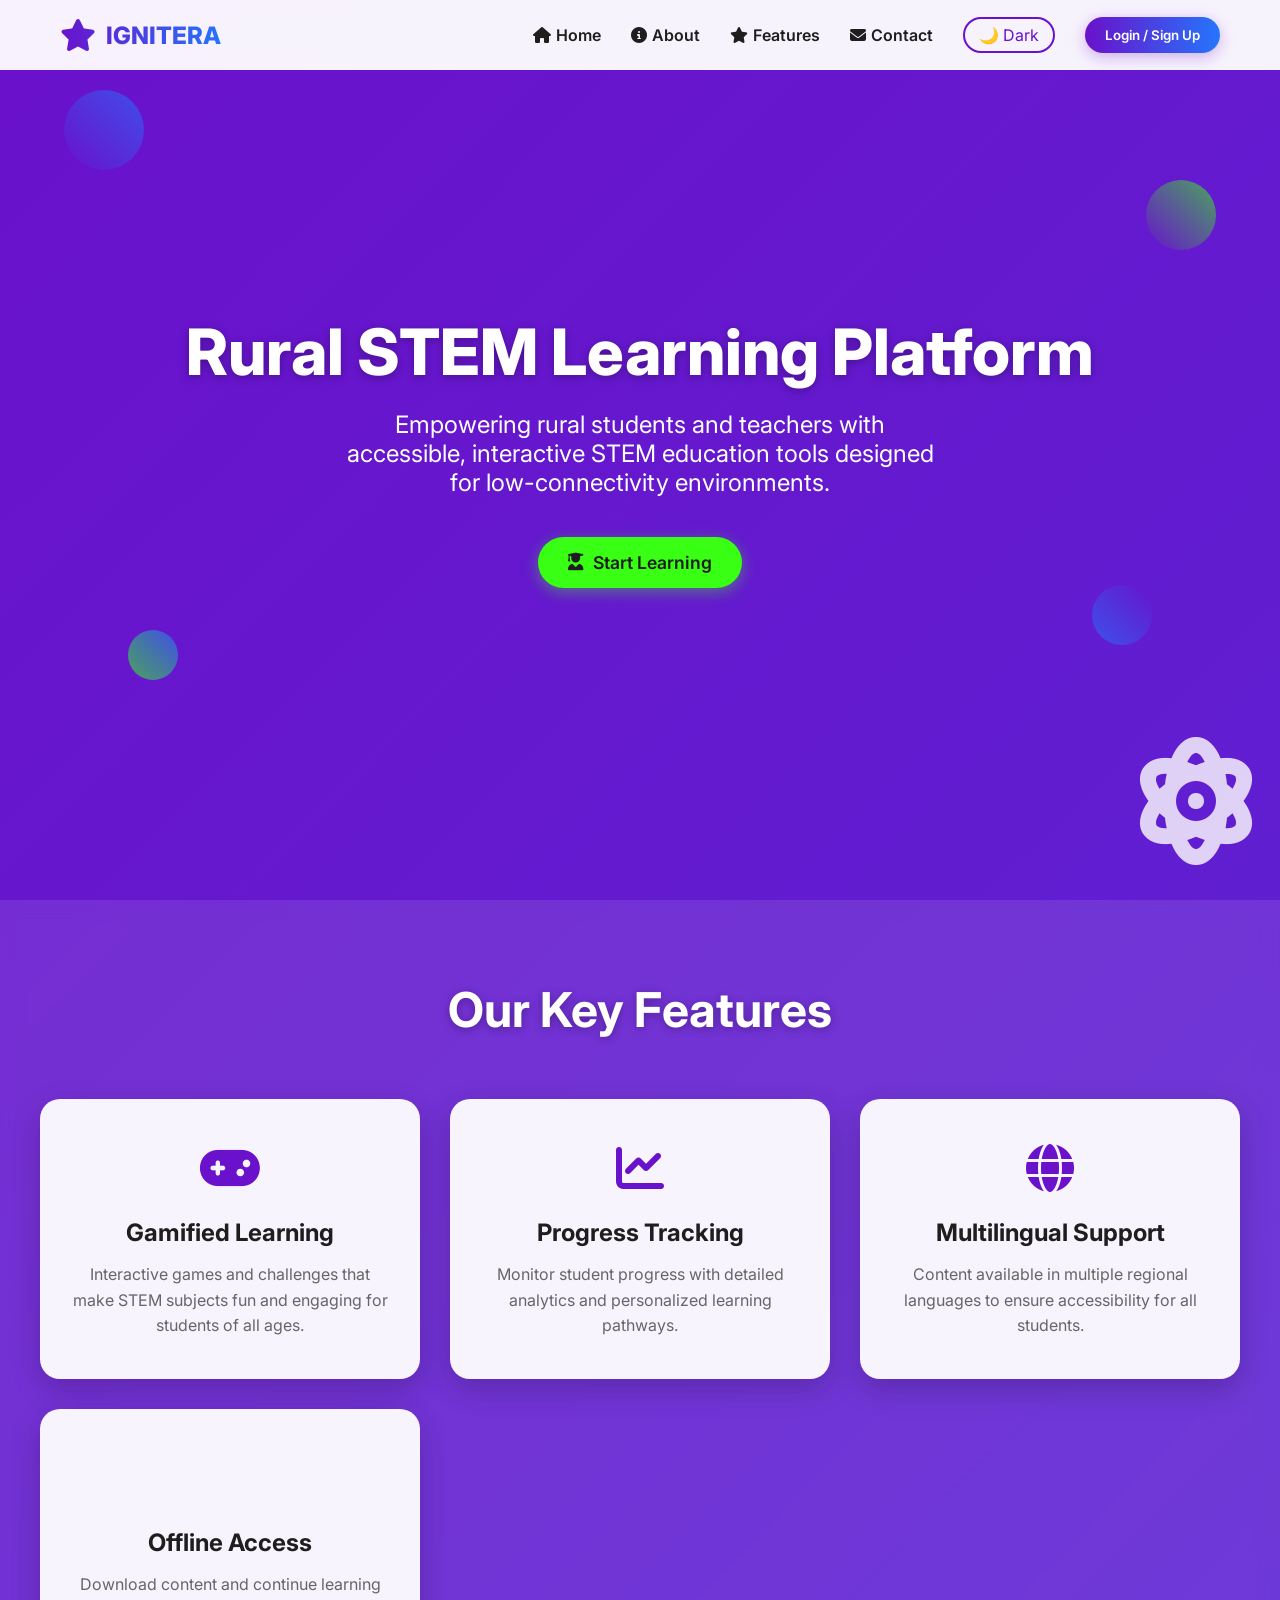
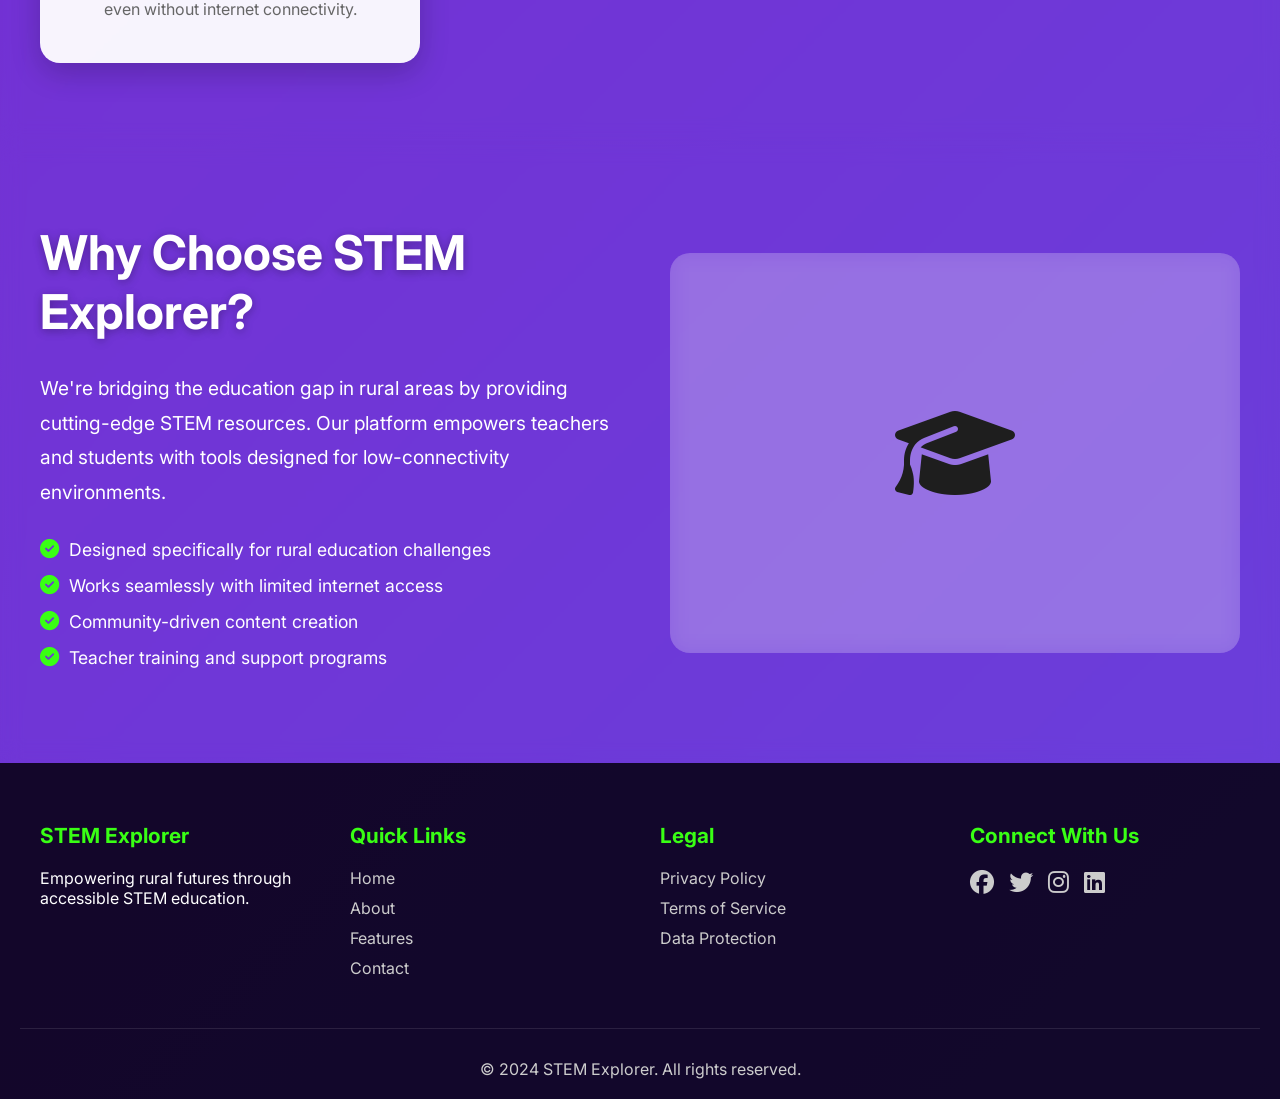
<file: index.html>
<!DOCTYPE html>
<html lang="en">
<head>
    <meta charset="UTF-8">
    <meta name="viewport" content="width=device-width, initial-scale=1.0">
    <title>STEM Explorer | Rural STEM Learning Platform</title>
    <link rel="stylesheet" href="https://cdnjs.cloudflare.com/ajax/libs/font-awesome/6.4.0/css/all.min.css">
    <link href="https://fonts.googleapis.com/css2?family=Inter:wght@300;400;600;700;800&display=swap" rel="stylesheet">
    <style>
        * {
            margin: 0;
            padding: 0;
            box-sizing: border-box;
            font-family: 'Inter', sans-serif;
        }
        
        body {
            background: linear-gradient(135deg, #6A11CB 0%, #2575FC 100%);
            background-size: 400% 400%;
            animation: gradient 15s ease infinite;
            color: #1E1E1E;
            overflow-x: hidden;
        }
        
        @keyframes gradient {
            0%, 100% { background-position: 0% 50%; }
            50% { background-position: 100% 50%; }
        }
        
        /* Navbar Styles */
        .navbar {
            position: fixed;
            top: 0;
            width: 100%;
            background: rgba(255, 255, 255, 0.95);
            backdrop-filter: blur(12px);
            box-shadow: 0 4px 6px -1px rgba(0, 0, 0, 0.1);
            z-index: 1000;
            transition: all 0.3s ease;
        }
        
        .navbar-content {
            max-width: 1200px;
            margin: 0 auto;
            padding: 0 20px;
            display: flex;
            justify-content: space-between;
            align-items: center;
            height: 70px;
        }
        
        .logo {
            display: flex;
            align-items: center;
            gap: 10px;
            font-size: 1.5rem;
            font-weight: 800;
            background: linear-gradient(to right, #6A11CB, #2575FC);
            -webkit-background-clip: text;
            -webkit-text-fill-color: transparent;
            cursor: pointer;
        }
        
        .logo i {
            font-size: 2rem;
            color: #39FF14;
            animation: pulse 2s infinite;
        }
        
        @keyframes pulse {
            0%, 100% { transform: scale(1); }
            50% { transform: scale(1.1); }
        }
        
        .nav-links {
            display: flex;
            list-style: none;
            gap: 30px;
            align-items: center;
        }
        
        .nav-links a {
            text-decoration: none;
            color: #1E1E1E;
            font-weight: 600;
            transition: color 0.3s ease;
            display: flex;
            align-items: center;
            gap: 5px;
        }
        
        .nav-links a:hover {
            color: #6A11CB;
        }
        
        .login-btn {
            background: linear-gradient(to right, #6A11CB, #2575FC);
            color: white;
            padding: 10px 20px;
            border-radius: 25px;
            font-weight: 600;
            border: none;
            cursor: pointer;
            transition: all 0.3s ease;
            box-shadow: 0 4px 15px rgba(106, 17, 203, 0.3);
        }
        
        .login-btn:hover {
            transform: translateY(-2px);
            box-shadow: 0 6px 20px rgba(106, 17, 203, 0.4);
        }
        
        .mobile-menu-btn {
            display: none;
            background: none;
            border: none;
            font-size: 1.5rem;
            color: #1E1E1E;
            cursor: pointer;
        }
        
        .mobile-menu {
            display: none;
            position: absolute;
            top: 100%;
            left: 0;
            width: 100%;
            background: rgba(255, 255, 255, 0.95);
            backdrop-filter: blur(12px);
            flex-direction: column;
            gap: 20px;
            padding: 20px;
            box-shadow: 0 4px 6px -1px rgba(0, 0, 0, 0.1);
        }
        
        .mobile-menu.active {
            display: flex;
        }
        
        /* Hero Section */
        .hero {
            min-height: 100vh;
            display: flex;
            align-items: center;
            justify-content: center;
            text-align: center;
            padding: 0 20px;
            color: white;
            position: relative;
        }
        
        .hero-content h1 {
            font-size: 4rem;
            font-weight: 800;
            margin-bottom: 20px;
            text-shadow: 0 2px 10px rgba(0, 0, 0, 0.3);
            animation: fadeInUp 1s ease;
        }
        
        .hero-content p {
            font-size: 1.5rem;
            margin-bottom: 40px;
            max-width: 600px;
            margin-left: auto;
            margin-right: auto;
            animation: fadeInUp 1s ease 0.2s both;
        }
        
        .hero-buttons {
            display: flex;
            gap: 20px;
            justify-content: center;
            flex-wrap: wrap;
            animation: fadeInUp 1s ease 0.4s both;
        }
        
        .hero-btn {
            background: #39FF14;
            color: #1E1E1E;
            padding: 15px 30px;
            border: none;
            border-radius: 50px;
            font-size: 1.1rem;
            font-weight: 600;
            cursor: pointer;
            transition: all 0.3s ease;
            box-shadow: 0 4px 15px rgba(57, 255, 20, 0.4);
            display: flex;
            align-items: center;
            gap: 10px;
        }
        
        .hero-btn:hover {
            transform: translateY(-3px) scale(1.05);
            box-shadow: 0 8px 25px rgba(57, 255, 20, 0.6);
        }
        
        .hero-illustration {
            position: absolute;
            bottom: 20px;
            right: 20px;
            font-size: 8rem;
            opacity: 0.8;
            animation: float 6s ease-in-out infinite;
        }
        
        @keyframes fadeInUp {
            from {
                opacity: 0;
                transform: translateY(50px);
            }
            to {
                opacity: 1;
                transform: translateY(0);
            }
        }
        
        @keyframes float {
            0%, 100% { transform: translateY(0px); }
            50% { transform: translateY(-20px); }
        }
        
        /* Features Section */
        .features-section {
            padding: 80px 20px;
            background: rgba(255, 255, 255, 0.1);
            backdrop-filter: blur(10px);
        }
        
        .features-container {
            max-width: 1200px;
            margin: 0 auto;
            text-align: center;
        }
        
        .features-title {
            font-size: 3rem;
            font-weight: 700;
            margin-bottom: 60px;
            color: white;
            text-shadow: 0 2px 10px rgba(0, 0, 0, 0.3);
        }
        
        .features-grid {
            display: grid;
            grid-template-columns: repeat(auto-fit, minmax(300px, 1fr));
            gap: 30px;
        }
        
        .feature-card {
            background: rgba(255, 255, 255, 0.95);
            padding: 40px 30px;
            border-radius: 20px;
            text-align: center;
            box-shadow: 0 10px 30px rgba(0, 0, 0, 0.2);
            transition: all 0.3s ease;
            color: #1E1E1E;
        }
        
        .feature-card:hover {
            transform: translateY(-10px) scale(1.02);
            box-shadow: 0 20px 40px rgba(0, 0, 0, 0.3);
        }
        
        .feature-icon {
            font-size: 3rem;
            color: #6A11CB;
            margin-bottom: 20px;
        }
        
        .feature-card h3 {
            font-size: 1.5rem;
            font-weight: 700;
            margin-bottom: 15px;
        }
        
        .feature-card p {
            color: #666;
            line-height: 1.6;
        }
        
        /* About Section */
        .about-section {
            padding: 80px 20px;
            background: rgba(255, 255, 255, 0.1);
            backdrop-filter: blur(10px);
        }
        
        .about-container {
            max-width: 1200px;
            margin: 0 auto;
            display: grid;
            grid-template-columns: 1fr 1fr;
            gap: 60px;
            align-items: center;
        }
        
        .about-text h2 {
            font-size: 3rem;
            font-weight: 700;
            margin-bottom: 30px;
            color: white;
            text-shadow: 0 2px 10px rgba(0, 0, 0, 0.3);
        }
        
        .about-text p {
            font-size: 1.2rem;
            color: white;
            line-height: 1.8;
            margin-bottom: 30px;
        }
        
        .about-features {
            list-style: none;
        }
        
        .about-features li {
            display: flex;
            align-items: center;
            gap: 10px;
            margin-bottom: 15px;
            color: white;
            font-size: 1.1rem;
        }
        
        .about-features i {
            color: #39FF14;
            font-size: 1.2rem;
        }
        
        .about-image {
            background: rgba(255, 255, 255, 0.2);
            height: 400px;
            border-radius: 20px;
            display: flex;
            align-items: center;
            justify-content: center;
            font-size: 6rem;
            backdrop-filter: blur(10px);
        }
        
        /* Footer */
        .footer {
            background: rgba(0, 0, 0, 0.8);
            padding: 60px 20px 20px;
            color: white;
        }
        
        .footer-content {
            max-width: 1200px;
            margin: 0 auto;
            display: grid;
            grid-template-columns: repeat(auto-fit, minmax(250px, 1fr));
            gap: 40px;
            margin-bottom: 40px;
        }
        
        .footer-section h4 {
            font-size: 1.3rem;
            font-weight: 700;
            margin-bottom: 20px;
            color: #39FF14;
        }
        
        .footer-section ul {
            list-style: none;
        }
        
        .footer-section ul li {
            margin-bottom: 10px;
        }
        
        .footer-section ul li a {
            color: #ccc;
            text-decoration: none;
            transition: color 0.3s ease;
        }
        
        .footer-section ul li a:hover {
            color: #39FF14;
        }
        
        .social-icons {
            display: flex;
            gap: 15px;
        }
        
        .social-icons a {
            color: #ccc;
            font-size: 1.5rem;
            transition: color 0.3s ease, transform 0.3s ease;
        }
        
        .social-icons a:hover {
            color: #39FF14;
            transform: scale(1.2);
        }
        
        .footer-bottom {
            text-align: center;
            padding-top: 30px;
            border-top: 1px solid rgba(255, 255, 255, 0.1);
            color: #ccc;
        }
        
        /* Floating Elements */
        .floating-elements {
            position: fixed;
            width: 100%;
            height: 100%;
            top: 0;
            left: 0;
            pointer-events: none;
            z-index: -1;
            overflow: hidden;
        }
        
        .floating-element {
            position: absolute;
            border-radius: 50%;
            opacity: 0.6;
            animation: float 15s infinite linear;
        }
        
        .element-1 {
            width: 80px;
            height: 80px;
            background: linear-gradient(45deg, #6A11CB, #2575FC);
            top: 10%;
            left: 5%;
            animation-duration: 20s;
        }
        
        .element-2 {
            width: 50px;
            height: 50px;
            background: linear-gradient(45deg, #39FF14, #2575FC);
            top: 70%;
            left: 10%;
            animation-duration: 15s;
            animation-delay: 1s;
        }
        
        .element-3 {
            width: 70px;
            height: 70px;
            background: linear-gradient(45deg, #6A11CB, #39FF14);
            top: 20%;
            right: 5%;
            animation-duration: 25s;
            animation-delay: 0.5s;
        }
        
        .element-4 {
            width: 60px;
            height: 60px;
            background: linear-gradient(45deg, #2575FC, #6A11CB);
            top: 65%;
            right: 10%;
            animation-duration: 18s;
            animation-delay: 2s;
        }
        
        @keyframes float {
            0% { transform: translateY(0) rotate(0deg); }
            50% { transform: translateY(-20px) rotate(180deg); }
            100% { transform: translateY(0) rotate(360deg); }
        }
        
        /* Responsive Design */
        @media (max-width: 768px) {
            .navbar-content {
                padding: 0 15px;
            }
            
            .nav-links {
                display: none;
            }
            
            .mobile-menu-btn {
                display: block;
            }
            
            .hero-content h1 {
                font-size: 2.5rem;
            }
            
            .hero-content p {
                font-size: 1.2rem;
            }
            
            .hero-buttons {
                flex-direction: column;
                align-items: center;
            }
            
            .hero-btn {
                width: 100%;
                max-width: 300px;
                justify-content: center;
            }
            
            .features-title {
                font-size: 2rem;
            }
            
            .about-container {
                grid-template-columns: 1fr;
                gap: 30px;
                text-align: center;
            }
            
            .about-text h2 {
                font-size: 2rem;
            }
            
            .about-image {
                height: 300px;
                font-size: 4rem;
            }
            
            .footer-content {
                grid-template-columns: 1fr;
                text-align: center;
                gap: 20px;
            }
        }
        
        /* Smooth Scroll */
        html {
            scroll-behavior: smooth;
        }
        /* Dark Mode */
body.dark {
  background: linear-gradient(135deg, #0f0c29 0%, #1a1a2e 100%);
  color: #f0f0f0;
}
body.dark .navbar {
  background: rgba(20, 20, 30, 0.95);
}
body.dark .nav-links a {
  color: #f0f0f0;
}
body.dark .mobile-menu {
  background: rgba(20, 20, 30, 0.95);
}
body.dark .feature-card {
  background: rgba(30, 30, 50, 0.95);
  color: #f0f0f0;
}
body.dark .feature-card p {
  color: #aaa;
}
body.dark .footer {
  background: rgba(0, 0, 0, 0.95);
}
.dark-toggle {
  background: none;
  border: 2px solid #6A11CB;
  border-radius: 50px;
  padding: 6px 14px;
  cursor: pointer;
  font-size: 1rem;
  color: #6A11CB;
  transition: all 0.3s ease;
}
.dark-toggle:hover {
  background: #6A11CB;
  color: white;
}
    </style>
</head>
<body>
    <!-- Floating Elements -->
    <div class="floating-elements">
        <div class="floating-element element-1"></div>
        <div class="floating-element element-2"></div>
        <div class="floating-element element-3"></div>
        <div class="floating-element element-4"></div>
    </div>

    <!-- Navbar -->
    <nav class="navbar">
        <div class="navbar-content">
            <div class="logo" onclick="scrollToSection('hero')">
                <i class="fas fa-star"></i>
                <span>IGNITERA</span>
            </div>
            <ul class="nav-links">

                <li><a href="#hero" onclick="scrollToSection('hero')"><i class="fas fa-home"></i> Home</a></li>
                <li><a href="#about" onclick="scrollToSection('about')"><i class="fas fa-info-circle"></i> About</a></li>
                <li><a href="#features" onclick="scrollToSection('features')"><i class="fas fa-star"></i> Features</a></li>
                <li><a href="#contact" onclick="scrollToSection('contact')"><i class="fas fa-envelope"></i> Contact</a></li>
                <li><button class="dark-toggle" onclick="toggleDarkMode()" id="darkBtn">🌙 Dark</button></li>
                <li><button class="login-btn" onclick="window.location.href='login.html'"">Login / Sign Up</button></li>
            </ul>
            <button class="mobile-menu-btn" onclick="toggleMobileMenu()">
                <i class="fas fa-bars"></i>
            </button>
            <div class="mobile-menu" id="mobileMenu">
                <a href="#hero" onclick="scrollToSection('hero'); toggleMobileMenu()">Home</a>
                <a href="#about" onclick="scrollToSection('about'); toggleMobileMenu()">About</a>
                <a href="#features" onclick="scrollToSection('features'); toggleMobileMenu()">Features</a>
                <a href="#contact" onclick="scrollToSection('contact'); toggleMobileMenu()">Contact</a>
                <button class="dark-toggle" onclick="toggleDarkMode()" id="darkBtnMobile">🌙 Dark</button>
                <button class="login-btn" onclick="openAuthModal(); toggleMobileMenu()">Login / Sign Up</button>
            </div>
        </div>
    </nav>

    <!-- Hero Section -->
    <section id="hero" class="hero">
        <div class="hero-content">
            <h1>Rural STEM Learning Platform</h1>
            <p>Empowering rural students and teachers with accessible, interactive STEM education tools designed for low-connectivity environments.</p>
            <div class="hero-buttons">
                <button class="hero-btn" onclick="window.location.href='login.html'">
                    <i class="fas fa-user-graduate"></i> Start Learning
                </button>
               
            </div>
        </div>
        <div class="hero-illustration">
            <i class="fas fa-atom"></i>
        </div>
    </section>

    <!-- Features Section -->
    <section id="features" class="features-section">
        <div class="features-container">
            <h2 class="features-title">Our Key Features</h2>
            <div class="features-grid">
                <div class="feature-card">
                    <div class="feature-icon">
                        <i class="fas fa-gamepad"></i>
                    </div>
                    <h3>Gamified Learning</h3>
                    <p>Interactive games and challenges that make STEM subjects fun and engaging for students of all ages.</p>
                </div>
                <div class="feature-card">
                    <div class="feature-icon">
                        <i class="fas fa-chart-line"></i>
                    </div>
                    <h3>Progress Tracking</h3>
                    <p>Monitor student progress with detailed analytics and personalized learning pathways.</p>
                </div>
                <div class="feature-card">
                    <div class="feature-icon">
                        <i class="fas fa-globe"></i>
                    </div>
                    <h3>Multilingual Support</h3>
                    <p>Content available in multiple regional languages to ensure accessibility for all students.</p>
                </div>
                <div class="feature-card">
                    <div class="feature-icon">
                        <i class="fas fa-wifi-slash"></i>
                    </div>
                    <h3>Offline Access</h3>
                    <p>Download content and continue learning even without internet connectivity.</p>
                </div>
            </div>
        </div>
    </section>

    <!-- About Section -->
    <section id="about" class="about-section">
        <div class="about-container">
            <div class="about-text">
                <h2>Why Choose STEM Explorer?</h2>
                <p>We're bridging the education gap in rural areas by providing cutting-edge STEM resources. Our platform empowers teachers and students with tools designed for low-connectivity environments.</p>
                <ul class="about-features">
                    <li><i class="fas fa-check-circle"></i> Designed specifically for rural education challenges</li>
                    <li><i class="fas fa-check-circle"></i> Works seamlessly with limited internet access</li>
                    <li><i class="fas fa-check-circle"></i> Community-driven content creation</li>
                    <li><i class="fas fa-check-circle"></i> Teacher training and support programs</li>
                </ul>
            </div>
            <div class="about-image">
                <i class="fas fa-graduation-cap"></i>
            </div>
        </div>
    </section>

    <!-- Footer -->
    <footer id="contact" class="footer">
        <div class="footer-content">
            <div class="footer-section">
                <h4>STEM Explorer</h4>
                <p>Empowering rural futures through accessible STEM education.</p>
            </div>
            <div class="footer-section">
                <h4>Quick Links</h4>
                <ul>
                    <li><a href="#hero">Home</a></li>
                    <li><a href="#about">About</a></li>
                    <li><a href="#features">Features</a></li>
                    <li><a href="#contact">Contact</a></li>
                </ul>
            </div>
            <div class="footer-section">
                <h4>Legal</h4>
                <ul>
                    <li><a href="#">Privacy Policy</a></li>
                    <li><a href="#">Terms of Service</a></li>
                    <li><a href="#">Data Protection</a></li>
                </ul>
            </div>
            <div class="footer-section">
                <h4>Connect With Us</h4>
                <div class="social-icons">
                    <a href="#"><i class="fab fa-facebook"></i></a>
                    <a href="#"><i class="fab fa-twitter"></i></a>
                    <a href="#"><i class="fab fa-instagram"></i></a>
                    <a href="#"><i class="fab fa-linkedin"></i></a>
                </div>
            </div>
        </div>
        <div class="footer-bottom">
            <p>&copy; 2024 STEM Explorer. All rights reserved.</p>
        </div>
    </footer>

    <script>
        // Function to scroll to a section
        function scrollToSection(sectionId) {
            document.getElementById(sectionId).scrollIntoView({ behavior: 'smooth' });
        }
        
        // Function to toggle mobile menu
        function toggleMobileMenu() {
            const menu = document.getElementById('mobileMenu');
            menu.classList.toggle('active');
        }
        
        // Function to open auth modal (placeholder)
        function openAuthModal() {
            alert("Login/Sign Up functionality would open here. This would connect to your authentication system.");
        }
        
        // Add scroll event listener to update navbar style
        window.addEventListener('scroll', function() {
            const navbar = document.querySelector('.navbar');
            if (window.scrollY > 50) {
                navbar.style.boxShadow = '0 4px 6px -1px rgba(0, 0, 0, 0.1)';
            } else {
                navbar.style.boxShadow = 'none';
            }
        });
        
        // Initialize animations on page load
        window.addEventListener('DOMContentLoaded', function() {
            // Add animation delay to feature cards
            const featureCards = document.querySelectorAll('.feature-card');
            featureCards.forEach((card, index) => {
                card.style.animationDelay = `${index * 0.2}s`;
            });
        });
function toggleDarkMode() {
  document.body.classList.toggle('dark');
  const isDark = document.body.classList.contains('dark');
  localStorage.setItem('darkMode', isDark);
  const label = isDark ? '☀️ Light' : '🌙 Dark';
  document.getElementById('darkBtn').textContent = label;
  if (document.getElementById('darkBtnMobile')) {
    document.getElementById('darkBtnMobile').textContent = label;
  }
}

if (localStorage.getItem('darkMode') === 'true') {
  document.body.classList.add('dark');
  document.getElementById('darkBtn').textContent = '☀️ Light';
  if (document.getElementById('darkBtnMobile')) {
    document.getElementById('darkBtnMobile').textContent = '☀️ Light';
  }
}
    </script>
</body>
</html>
</file>
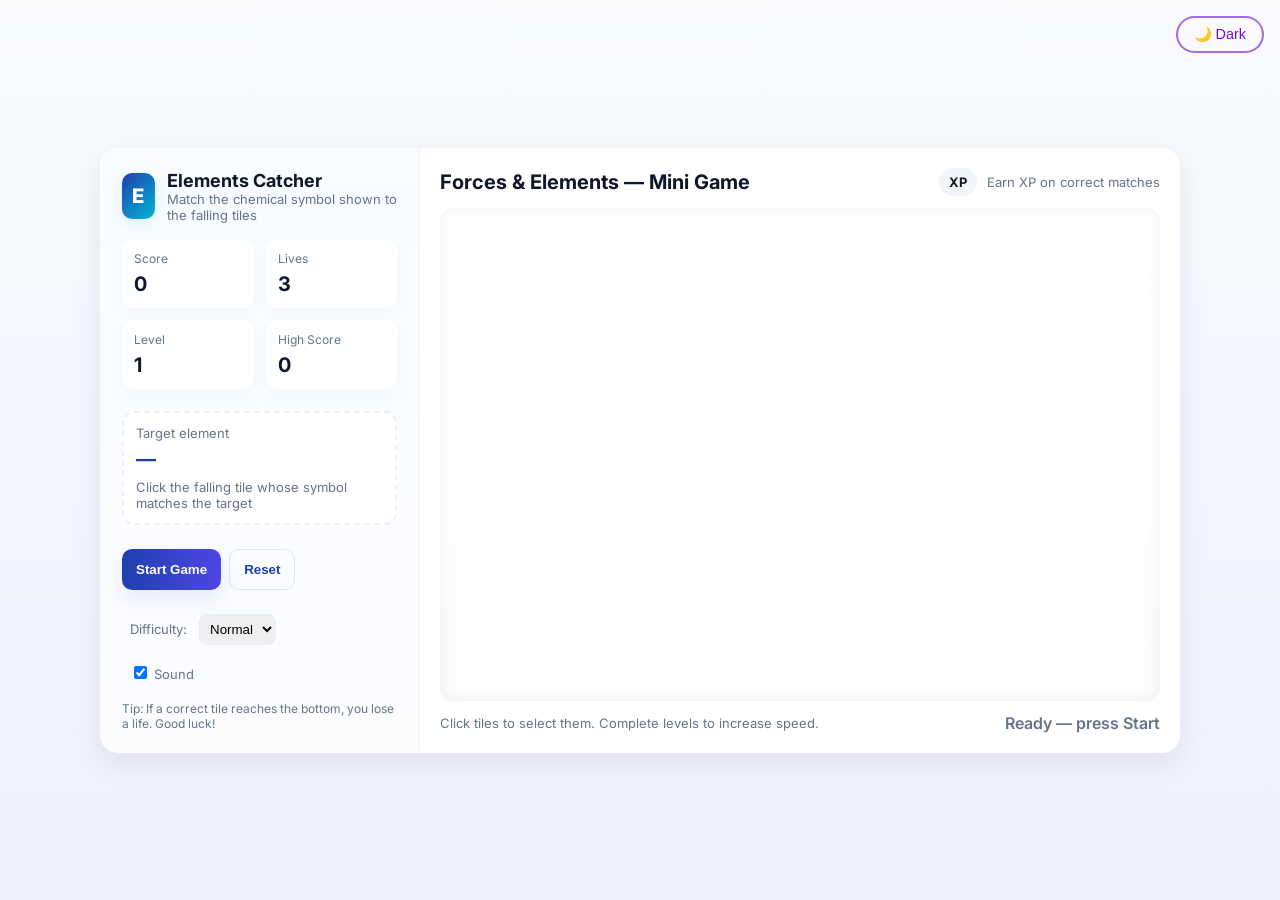
<file: atom.html>
<!-- Save as physics-elements-game.html -->
<!DOCTYPE html>
<html lang="en">
<head>
  <meta charset="utf-8" />
  <meta name="viewport" content="width=device-width,initial-scale=1" />
  <title>Elements Catcher — STEM Game</title>

  <!-- Google font -->
  <link href="https://fonts.googleapis.com/css2?family=Inter:wght@400;600;700&display=swap" rel="stylesheet">

 <style>
  :root{
    --bg:#f7fafc;
    --card:#ffffff;
    --primary:#1e40af;
    --accent:#06b6d4;
    --success:#16a34a;
    --danger:#ef4444;
    --muted:#64748b;
    --glass: rgba(255,255,255,0.8);
    --radius:14px;
  }
  *{box-sizing:border-box}
  body{
    margin:0;
    font-family:Inter,system-ui,Segoe UI,Roboto,sans-serif;
    background: linear-gradient(180deg,#f8fafc 0%, #eef2ff 100%);
    color:#0f172a;
    -webkit-font-smoothing:antialiased;
    -moz-osx-font-smoothing:grayscale;
    min-height:100vh;
    display:flex;
    align-items:center;
    justify-content:center;
    padding:24px;
  }

  .wrap{
    width:100%;
    max-width:1080px;
    background:var(--card);
    border-radius:18px;
    box-shadow:0 10px 30px rgba(16,24,40,0.08);
    overflow:hidden;
    display:grid;
    grid-template-columns: 320px 1fr;
    min-height:560px;
    animation: fadeIn 0.8s ease;
  }

  /* Left panel (info + controls) */
  .panel{
    padding:22px;
    background: linear-gradient(180deg, rgba(14,165,233,0.03), rgba(99,102,241,0.02));
    border-right:1px solid rgba(15,23,42,0.03);
    display:flex;
    flex-direction:column;
    gap:16px;
  }

  .brand{
    display:flex;
    gap:12px;
    align-items:center;
  }
  .logo {
    width:46px;
    height:46px;
    border-radius:10px;
    background:linear-gradient(135deg,var(--primary),var(--accent));
    display:flex;align-items:center;justify-content:center;color:white;font-weight:800;
    box-shadow:0 4px 14px rgba(14,165,233,0.12);
    font-size:20px;
    animation: pulse 2s infinite;
  }
  .brand h1{font-size:18px;margin:0}
  .brand p{margin:0;color:var(--muted);font-size:13px}

  .stats{
    display:grid;
    grid-template-columns:1fr 1fr;
    gap:12px;
  }
  .stat{
    background:var(--glass);
    padding:12px;border-radius:12px;
    box-shadow:0 6px 18px rgba(2,6,23,0.03);
    transition: transform 0.3s;
  }
  .stat:hover { transform: scale(1.05); }
  .stat small{display:block;color:var(--muted);font-size:12px}
  .stat strong{display:block;font-size:20px;margin-top:6px}

  .targetBox{
    margin-top:6px;
    padding:12px;border-radius:12px;background:#fff;border:2px dashed rgba(15,23,42,0.06);
    animation: glow 2s infinite alternate;
  }
  .targetLabel{font-size:13px;color:var(--muted)}
  .targetName{font-weight:700;font-size:20px;margin-top:6px;color:var(--primary)}

  .controls{margin-top:auto;display:flex;gap:10px;flex-direction:column}
  .btn{
    border:0;padding:12px 14px;border-radius:10px;font-weight:600;cursor:pointer;
    background:linear-gradient(90deg,var(--primary),#4f46e5);color:white;
    box-shadow:0 8px 20px rgba(99,102,241,0.12);
    transition: transform 0.2s ease, box-shadow 0.2s ease;
  }
  .btn:hover{ transform: translateY(-3px); box-shadow:0 12px 22px rgba(99,102,241,0.25); }
  .btn.secondary{
    background:transparent;color:var(--primary);border:1px solid rgba(30,64,175,0.12);
    box-shadow:none;font-weight:600;
  }
  .small{
    font-size:13px;color:var(--muted);
    background:transparent;border-radius:8px;padding:8px;
  }

  /* Right panel (canvas area + game info) */
  .stage{
    padding:20px;
    display:flex;
    flex-direction:column;
    gap:12px;
  }
  .headerRow{display:flex;justify-content:space-between;align-items:center;gap:12px}
  .headerRow h2{margin:0;font-size:20px}
  .headerRow p{margin:0;color:var(--muted);font-size:13px}

  .canvasWrap{
    flex:1;
    display:flex;
    align-items:center;
    justify-content:center;
    border-radius:12px;
    background: linear-gradient(180deg,#ffffff, #fbfdff);
    border:1px solid rgba(2,6,23,0.03);
    position:relative;
    overflow:hidden;
    box-shadow: inset 0 0 15px rgba(0,0,0,0.05);
    transition: transform 0.3s ease;
  }
  .canvasWrap:hover { transform: scale(1.01); }

  canvas{
    width:100%;
    height:100%;
    max-width:1000px;
    max-height:520px;
    display:block;
  }

  .legend{
    display:flex;gap:10px;align-items:center;color:var(--muted);font-size:13px;
  }
  .badge{display:inline-flex;padding:6px 10px;border-radius:999px;background:#f1f5f9;color:#0f172a;font-weight:700}

  .footerNote{font-size:12px;color:var(--muted);margin-top:8px}

  /* Floating XP / Feedback */
  .floating-text {
    position: absolute;
    font-size: 16px;
    font-weight: bold;
    color: var(--success);
    animation: floatUp 1s ease forwards;
  }
  .floating-text.wrong { color: var(--danger); }

  /* Animations */
  @keyframes fadeIn {
    from { opacity:0; transform:translateY(20px); }
    to { opacity:1; transform:translateY(0); }
  }
  @keyframes glow {
    from { box-shadow:0 0 6px var(--accent); }
    to { box-shadow:0 0 18px var(--primary); }
  }
  @keyframes pulse {
    0%,100% { transform:scale(1); }
    50% { transform:scale(1.1); }
  }
  @keyframes floatUp {
    0% { transform:translateY(0); opacity:1; }
    100% { transform:translateY(-40px); opacity:0; }
  }
   /* Dark Mode */
body.dark { background: linear-gradient(180deg, #0f0c29 0%, #1a1a2e 100%) !important; color: #f0f0f0 !important; }
body.dark .wrap { background: #1a1a2e !important; }
body.dark .panel { background: #13132a !important; border-color: #2a2a50 !important; }
body.dark .brand h1, body.dark .brand p { color: #f0f0f0 !important; }
body.dark .stat, body.dark .card, body.dark .info-card { background: #1e1e3f !important; color: #f0f0f0 !important; }
body.dark h1, body.dark h2, body.dark h3, body.dark p, body.dark span, body.dark small { color: #f0f0f0 !important; }
body.dark .muted, body.dark [style*="color:#"] { color: #ccc !important; }

.dark-toggle {
  position: fixed;
  top: 16px;
  right: 16px;
  z-index: 9999;
  background: rgba(255,255,255,0.15);
  backdrop-filter: blur(8px);
  border: 2px solid rgba(106, 17, 203, 0.6);
  border-radius: 50px;
  padding: 8px 16px;
  cursor: pointer;
  font-size: 0.9rem;
  color: #6A11CB;
  transition: all 0.3s ease;
}
.dark-toggle:hover { background: #6A11CB; color: white; }
</style>

</head>
<body>
  <button class="dark-toggle" onclick="toggleDarkMode()" id="darkBtn">🌙 Dark</button>
  <div class="wrap" role="application" aria-label="Elements Catcher game">
    <!-- left panel -->
    <aside class="panel" aria-hidden="false">
      <div class="brand">
        <div class="logo">E</div>
        <div>
          <h1>Elements Catcher</h1>
          <p>Match the chemical symbol shown to the falling tiles</p>
        </div>
      </div>

      <div class="stats">
        <div class="stat">
          <small>Score</small>
          <strong id="score">0</strong>
        </div>
        <div class="stat">
          <small>Lives</small>
          <strong id="lives">3</strong>
        </div>
        <div class="stat">
          <small>Level</small>
          <strong id="level">1</strong>
        </div>
        <div class="stat">
          <small>High Score</small>
          <strong id="highscore">0</strong>
        </div>
      </div>

      <div class="targetBox" aria-live="polite">
        <div class="targetLabel">Target element</div>
        <div class="targetName" id="targetName">—</div>
        <div style="margin-top:8px;color:var(--muted);font-size:13px">Click the falling tile whose symbol matches the target</div>
      </div>

      <div style="display:flex;gap:8px;margin-top:8px;">
        <button class="btn" id="startBtn">Start Game</button>
        <button class="btn secondary" id="resetBtn">Reset</button>
      </div>

      <div class="controls">
        <div class="small">Difficulty: <select id="difficulty" style="margin-left:8px;padding:6px;border-radius:8px;border:1px solid #e6eef8">
          <option value="easy">Easy</option>
          <option value="normal" selected>Normal</option>
          <option value="hard">Hard</option>
        </select></div>

        <div>
          <label class="small"><input type="checkbox" id="soundToggle" checked> Sound</label>
        </div>

        <div class="footerNote">Tip: If a correct tile reaches the bottom, you lose a life. Good luck!</div>
      </div>
    </aside>

    <!-- right stage -->
    <main class="stage">
      <div class="headerRow">
        <h2>Forces & Elements — Mini Game</h2>
        <p class="legend"><span class="badge">XP</span> Earn XP on correct matches</p>
      </div>

      <div class="canvasWrap" id="canvasWrap">
        <!-- Canvas will be appended here by JS -->
      </div>

      <div style="display:flex;justify-content:space-between;align-items:center">
        <div style="color:var(--muted);font-size:13px">Click tiles to select them. Complete levels to increase speed.</div>
        <div id="statusMsg" style="font-weight:600;color:var(--muted)"></div>
      </div>
    </main>
  </div>

  <script>
(function(){
  const ELEMENTS = [
    {name:'Hydrogen', sym:'H'},
    {name:'Helium', sym:'He'},
    {name:'Carbon', sym:'C'},
    {name:'Nitrogen', sym:'N'},
    {name:'Oxygen', sym:'O'},
    {name:'Sodium', sym:'Na'},
    {name:'Magnesium', sym:'Mg'},
    {name:'Aluminium', sym:'Al'},
    {name:'Silicon', sym:'Si'},
    {name:'Phosphorus', sym:'P'},
    {name:'Sulfur', sym:'S'},
    {name:'Chlorine', sym:'Cl'},
    {name:'Potassium', sym:'K'},
    {name:'Calcium', sym:'Ca'},
    {name:'Iron', sym:'Fe'},
    {name:'Copper', sym:'Cu'},
    {name:'Zinc', sym:'Zn'},
    {name:'Silver', sym:'Ag'},
    {name:'Gold', sym:'Au'}
  ];

  const startBtn = document.getElementById('startBtn');
  const resetBtn = document.getElementById('resetBtn');
  const difficultySel = document.getElementById('difficulty');
  const soundToggle = document.getElementById('soundToggle');
  const scoreEl = document.getElementById('score');
  const livesEl = document.getElementById('lives');
  const levelEl = document.getElementById('level');
  const targetNameEl = document.getElementById('targetName');
  const highscoreEl = document.getElementById('highscore');
  const statusMsg = document.getElementById('statusMsg');
  const canvasWrap = document.getElementById('canvasWrap');

  let canvas, ctx, W=900, H=520;
  let running=false, elements=[], target=null;
  let score=0, lives=3, level=1;
  let spawnTimer=0, spawnRate=80, gravity=1.0;
  let animationId;
  let highscore = Number(localStorage.getItem('elements_highscore')||0);
  highscoreEl.textContent = highscore;

  // --- Sounds ---
  const audioCtx = (window.AudioContext||window.webkitAudioContext) ? new (window.AudioContext||window.webkitAudioContext)() : null;
  function playBeep(freq=440, dur=0.2, vol=0.5){
    if(!audioCtx || !soundToggle.checked) return;
    const osc = audioCtx.createOscillator();
    const gain = audioCtx.createGain();
    osc.type = 'sine';
    osc.frequency.value = freq;
    gain.gain.value = vol;
    osc.connect(gain); gain.connect(audioCtx.destination);
    osc.start();
    gain.gain.exponentialRampToValueAtTime(0.001, audioCtx.currentTime + dur);
    setTimeout(()=>osc.stop(), dur*1000);
  }
  function successSound(){ playBeep(800,0.15,0.5); }
  function errorSound(){ playBeep(180,0.25,0.6); }
  function levelUpSound(){ playBeep(1000,0.25,0.6); playBeep(1300,0.2,0.5); }
  function gameOverSound(){ playBeep(100,0.5,0.7); }

  // --- Floating messages ---
  let floatTexts=[];
  function addFloatText(text,x,y,color="#16a34a"){
    floatTexts.push({text,x,y,alpha:1,color});
  }
  function drawFloatTexts(){
    for(let i=floatTexts.length-1;i>=0;i--){
      const ft=floatTexts[i];
      ctx.globalAlpha=ft.alpha;
      ctx.fillStyle=ft.color;
      ctx.font="16px Inter,sans-serif";
      ctx.fillText(ft.text,ft.x,ft.y);
      ctx.globalAlpha=1;
      ft.y-=0.7; ft.alpha-=0.015;
      if(ft.alpha<=0) floatTexts.splice(i,1);
    }
  }

  // --- Utilities ---
  function pickRandom(arr){ return arr[Math.floor(Math.random()*arr.length)]; }
  function newTarget(){
  target = pickRandom(ELEMENTS);
  // Show ONLY the name (not the symbol)
  targetNameEl.textContent = target.name;
  statusMsg.textContent = `Catch only: ${target.name}!`;
}
    
  function createTile(sym){
    const w=100,h=80,x=Math.random()*(W-w-40)+20,y=-h-50;
    const speed=gravity+Math.random()*1.2+level*0.3;
    return {x,y,w,h,sym,speed};
  }
  function updateUI(){ scoreEl.textContent=score; livesEl.textContent=lives; levelEl.textContent=level; }

  // --- Game Flow ---
  function startGame(){
    if(running) return;
    score=0; lives=3; level=1; gravity=1.0; elements=[]; spawnTimer=0;
    ensureCanvas();
    running=true; newTarget();
    updateUI();
    startBtn.textContent="Playing...";
    startBtn.disabled=true;
    animationId=requestAnimationFrame(loop);
    statusMsg.textContent="Game started! Click the correct element!";
  }
  function resetGame(){
    running=false; cancelAnimationFrame(animationId);
    elements=[]; ctx && ctx.clearRect(0,0,W,H);
    score=0; lives=3; level=1;
    startBtn.textContent="Start Game"; startBtn.disabled=false;
    statusMsg.textContent="Game reset.";
    updateUI();
  }
  function gameOver(){
    running=false; cancelAnimationFrame(animationId);
    startBtn.textContent="Start Game"; startBtn.disabled=false;
    statusMsg.textContent="Game Over! Final Score: "+score;
    gameOverSound();
    if(score>highscore){ highscore=score; localStorage.setItem('elements_highscore',highscore); highscoreEl.textContent=highscore; }
  }
  function levelUp(){
    level++; gravity+=0.4;
    spawnRate=Math.max(25,spawnRate-10);
    statusMsg.textContent="Level Up! Speed increased!";
    levelUpSound();
    setTimeout(()=>statusMsg.textContent="",2000);
  }

  // --- Canvas ---
  function ensureCanvas(){
    if(canvas) return;
    canvas=document.createElement("canvas");
    canvas.width=W; canvas.height=H;
    ctx=canvas.getContext("2d");
    canvasWrap.appendChild(canvas);
    canvas.addEventListener("click",handleClick);
  }
  function drawTile(t){
    ctx.fillStyle="#fff";
    ctx.strokeStyle="#ddd";
    ctx.lineWidth=2;
    ctx.fillRect(t.x,t.y,t.w,t.h);
    ctx.strokeRect(t.x,t.y,t.w,t.h);
    ctx.fillStyle="#0f172a";
    ctx.font="bold 22px Inter,sans-serif";
    ctx.textAlign="center"; ctx.textBaseline="middle";
    ctx.fillText(t.sym,t.x+t.w/2,t.y+t.h/2);
  }
  function handleClick(e){
    if(!running) return;
    const rect=canvas.getBoundingClientRect();
    const x=(e.clientX-rect.left)*(canvas.width/rect.width);
    const y=(e.clientY-rect.top)*(canvas.height/rect.height);
    for(let i=elements.length-1;i>=0;i--){
      const t=elements[i];
      if(x>=t.x && x<=t.x+t.w && y>=t.y && y<=t.y+t.h){
        elements.splice(i,1);
        if(t.sym===target.sym){
          score+=10; successSound();
          addFloatText("+10 XP",t.x+t.w/2,t.y,"#16a34a");
          statusMsg.textContent=`✅ Correct! That was ${target.name}`;
          newTarget();
          if(score>=level*50) levelUp();
        }else{
          lives--; errorSound();
          addFloatText("Wrong!",t.x+t.w/2,t.y,"#ef4444");
          statusMsg.textContent=`❌ Oops! That was ${t.sym}`;
          if(lives<=0) return gameOver();
        }
        updateUI(); break;
      }
    }
  }

  // --- Loop ---
  function loop(){
    if(!running) return;
    ctx.clearRect(0,0,W,H);
    spawnTimer--;
    if(spawnTimer<=0){
      elements.push(createTile(Math.random()<0.3?target.sym:pickRandom(ELEMENTS).sym));
      spawnTimer=spawnRate;
    }
    for(let i=elements.length-1;i>=0;i--){
      const t=elements[i]; t.y+=t.speed;
      if(t.y>H-10){
        if(t.sym===target.sym){ lives--; errorSound(); statusMsg.textContent=`⚠️ Missed ${target.name}!`; if(lives<=0){ updateUI(); return gameOver(); } newTarget();}
        elements.splice(i,1);
      }
    }
    elements.forEach(drawTile);
    drawFloatTexts();
    updateUI();
    animationId=requestAnimationFrame(loop);
  }

  // --- Wire buttons ---
  startBtn.addEventListener("click",()=>{ if(audioCtx && audioCtx.state==="suspended"){ audioCtx.resume(); } startGame(); });
  resetBtn.addEventListener("click",()=>resetGame());

  // Init
  updateUI(); statusMsg.textContent="Ready — press Start";
})();
function toggleDarkMode() {
  document.body.classList.toggle('dark');
  const isDark = document.body.classList.contains('dark');
  localStorage.setItem('darkMode', isDark);
  document.getElementById('darkBtn').textContent = isDark ? '☀️ Light' : '🌙 Dark';
}
if (localStorage.getItem('darkMode') === 'true') {
  document.body.classList.add('dark');
  document.getElementById('darkBtn').textContent = '☀️ Light';
}
</script>

</body>
</html>
</file>
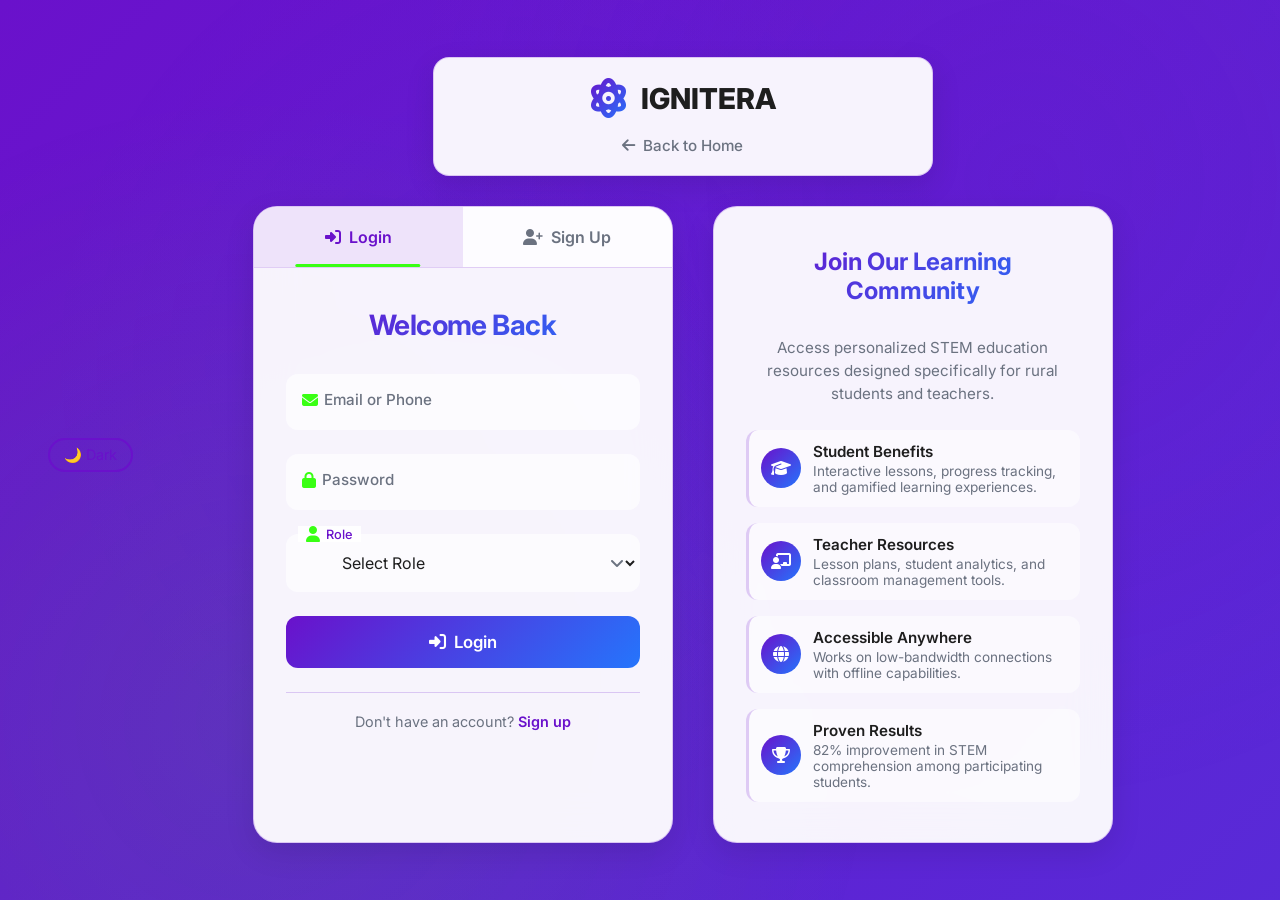
<file: login.html>
<!DOCTYPE html>
<html lang="en">
<head>
    <meta charset="UTF-8">
    <meta name="viewport" content="width=device-width, initial-scale=1.0">
    <title>Login & Sign Up - STEM Explorer</title>
    <link rel="stylesheet" href="https://cdnjs.cloudflare.com/ajax/libs/font-awesome/6.4.0/css/all.min.css">
    <link href="https://fonts.googleapis.com/css2?family=Inter:wght@300;400;500;600;700;800&display=swap" rel="stylesheet">
    <style>
        :root {
            --primary-gradient: linear-gradient(135deg, #6A11CB 0%, #2575FC 100%);
            --accent-green: #39FF14;
            --text-primary: #1E1E1E;
            --text-secondary: #6B7280;
            --bg-glass: rgba(255, 255, 255, 0.95);
            --border-light: rgba(106, 17, 203, 0.2);
            --shadow-light: 0 10px 30px rgba(0, 0, 0, 0.1);
            --shadow-hover: 0 20px 40px rgba(0, 0, 0, 0.15);
            --error-color: #EF4444;
            --success-color: #10B981;
        }

        * {
            margin: 0;
            padding: 0;
            box-sizing: border-box;
            font-family: 'Inter', sans-serif;
        }

        body {
            background: var(--primary-gradient);
            background-size: 400% 400%;
            animation: gradientShift 20s ease infinite;
            min-height: 100vh;
            display: flex;
            align-items: center;
            justify-content: center;
            padding: 20px;
            color: var(--text-primary);
            overflow-x: hidden;
            position: relative;
        }

        @keyframes gradientShift {
            0%, 100% { background-position: 0% 50%; }
            50% { background-position: 100% 50%; }
        }

        /* Subtle background particles for premium feel */
        body::before {
            content: '';
            position: fixed;
            top: 0;
            left: 0;
            width: 100%;
            height: 100%;
            background-image: 
                radial-gradient(circle at 20% 80%, rgba(57, 255, 20, 0.1) 0%, transparent 50%),
                radial-gradient(circle at 80% 20%, rgba(106, 17, 203, 0.1) 0%, transparent 50%),
                radial-gradient(circle at 40% 40%, rgba(37, 117, 252, 0.05) 0%, transparent 50%);
            pointer-events: none;
            z-index: -1;
            animation: particleFloat 25s ease-in-out infinite;
        }

        @keyframes particleFloat {
            0%, 100% { transform: translateY(0) scale(1); }
            50% { transform: translateY(-10px) scale(1.05); }
        }

        .container {
            max-width: 1100px;
            width: 100%;
            display: flex;
            flex-direction: column;
            align-items: center;
            gap: 30px;
            position: relative;
            z-index: 1;
        }

        .header {
            text-align: center;
            background: var(--bg-glass);
            backdrop-filter: blur(20px);
            border-radius: 16px;
            padding: 20px 30px;
            box-shadow: var(--shadow-light);
            border: 1px solid var(--border-light);
            width: 100%;
            max-width: 500px;
        }

        .logo {
            display: flex;
            align-items: center;
            justify-content: center;
            gap: 12px;
            margin-bottom: 8px;
        }

        .logo i {
            font-size: 2.5rem;
            background: var(--primary-gradient);
            -webkit-background-clip: text;
            -webkit-text-fill-color: transparent;
            animation: logoPulse 3s ease-in-out infinite;
        }

        .logo-text {
            font-size: 1.8rem;
            font-weight: 800;
            color: var(--text-primary);
        }

        @keyframes logoPulse {
            0%, 100% { transform: scale(1) rotate(0deg); }
            50% { transform: scale(1.05) rotate(5deg); }
        }

        .back-link {
            display: inline-flex;
            align-items: center;
            gap: 8px;
            color: var(--text-secondary);
            text-decoration: none;
            font-weight: 500;
            font-size: 0.95rem;
            transition: all 0.3s ease;
            margin-top: 10px;
        }

        .back-link:hover {
            color: var(--accent-green);
            transform: translateX(-5px);
        }

        .main-content {
            display: flex;
            width: 100%;
            gap: 40px;
            justify-content: center;
            align-items: stretch;
            flex-wrap: wrap;
        }

        .auth-card {
            background: var(--bg-glass);
            backdrop-filter: blur(20px);
            border-radius: 24px;
            box-shadow: var(--shadow-light);
            overflow: hidden;
            width: 420px;
            max-width: 100%;
            border: 1px solid var(--border-light);
            transition: all 0.4s cubic-bezier(0.4, 0, 0.2, 1);
            position: relative;
        }

        .auth-card::before {
            content: '';
            position: absolute;
            top: 0;
            left: 0;
            right: 0;
            height: 4px;
            background: var(--primary-gradient);
            transform: scaleX(0);
            transition: transform 0.3s ease;
        }

        .auth-card:hover {
            transform: translateY(-8px);
            box-shadow: var(--shadow-hover);
        }

        .auth-card:hover::before {
            transform: scaleX(1);
        }

        .tabs {
            display: flex;
            background: rgba(255, 255, 255, 0.8);
            border-bottom: 1px solid var(--border-light);
        }

        .tab {
            flex: 1;
            padding: 20px;
            text-align: center;
            cursor: pointer;
            font-weight: 600;
            font-size: 1rem;
            color: var(--text-secondary);
            transition: all 0.3s ease;
            position: relative;
            display: flex;
            align-items: center;
            justify-content: center;
            gap: 8px;
        }

        .tab:hover {
            color: #6A11CB;
            background: rgba(106, 17, 203, 0.05);
        }

        .tab.active {
            color: #6A11CB;
            background: rgba(106, 17, 203, 0.1);
        }

        .tab.active::after {
            content: '';
            position: absolute;
            bottom: 0;
            left: 50%;
            transform: translateX(-50%);
            width: 60%;
            height: 3px;
            background: var(--accent-green);
            border-radius: 2px;
        }

        .form-container {
            padding: 40px 32px;
            display: none;
        }

        .form-container.active {
            display: block;
            animation: slideIn 0.4s cubic-bezier(0.4, 0, 0.2, 1);
        }

        @keyframes slideIn {
            from { opacity: 0; transform: translateY(20px); }
            to { opacity: 1; transform: translateY(0); }
        }

        .form-title {
            text-align: center;
            margin-bottom: 32px;
            font-size: 1.75rem;
            font-weight: 700;
            background: var(--primary-gradient);
            -webkit-background-clip: text;
            -webkit-text-fill-color: transparent;
            letter-spacing: -0.02em;
        }

        .input-group {
            position: relative;
            margin-bottom: 24px;
        }

        .input-label {
            position: absolute;
            top: 16px;
            left: 16px;
            font-size: 0.95rem;
            font-weight: 500;
            color: var(--text-secondary);
            pointer-events: none;
            transition: all 0.3s ease;
            display: flex;
            align-items: center;
            gap: 6px;
        }

        .input-label i {
            color: var(--accent-green);
            font-size: 1rem;
        }

        .input-field {
            width: 100%;
            padding: 16px 16px 16px 50px;
            background: rgba(255, 255, 255, 0.7);
            border: 2px solid transparent;
            border-radius: 12px;
            font-size: 1rem;
            color: var(--text-primary);
            outline: none;
            transition: all 0.3s ease;
            position: relative;
        }

        .input-field:focus {
            border-color: #6A11CB;
            box-shadow: 0 0 0 4px rgba(106, 17, 203, 0.1);
            background: rgba(255, 255, 255, 0.9);
        }

        .input-field:focus + .input-label,
        .input-field:not(:placeholder-shown) + .input-label {
            top: -8px;
            left: 12px;
            font-size: 0.8rem;
            background: var(--bg-glass);
            padding: 0 8px;
            color: #6A11CB;
        }

        .input-field::placeholder {
            color: transparent;
        }

        .input-field option {
            padding: 8px;
        }

        .select-wrapper {
            position: relative;
        }
        
        .select-wrapper::after {
            content: '\f107';
            font-family: 'Font Awesome 6 Free';
            font-weight: 900;
            position: absolute;
            right: 16px;
            top: 50%;
            transform: translateY(-50%);
            color: var(--text-secondary);
            pointer-events: none;
        }

        .select-wrapper select:focus + .input-label,
        .select-wrapper select:not([value=""]) + .input-label {
            top: -8px;
            left: 12px;
            font-size: 0.8rem;
            background: var(--bg-glass);
            padding: 0 8px;
            color: #6A11CB;
        }

        .conditional-section {
            display: none;
            margin-top: 20px;
            animation: fadeInUp 0.4s ease;
            border-top: 1px solid var(--border-light);
            padding-top: 24px;
        }

        .conditional-section.active {
            display: block;
        }

        @keyframes fadeInUp {
            from { opacity: 0; transform: translateY(10px); }
            to { opacity: 1; transform: translateY(0); }
        }

        .multi-select {
            height: 100px;
            padding: 8px;
        }

        .submit-btn {
            width: 100%;
            padding: 16px;
            background: var(--primary-gradient);
            color: white;
            border: none;
            border-radius: 12px;
            font-size: 1.05rem;
            font-weight: 600;
            cursor: pointer;
            transition: all 0.3s ease;
            position: relative;
            overflow: hidden;
            margin-top: 8px;
            display: flex;
            align-items: center;
            justify-content: center;
            gap: 8px;
        }

        .submit-btn::before {
            content: '';
            position: absolute;
            top: 0;
            left: -100%;
            width: 100%;
            height: 100%;
            background: linear-gradient(90deg, transparent, rgba(255, 255, 255, 0.2), transparent);
            transition: left 0.6s;
            animation: shimmer 2s infinite;
        }

        .submit-btn:hover::before {
            left: 100%;
        }

        @keyframes shimmer {
            0% { left: -100%; }
            100% { left: 100%; }
        }

        .submit-btn:hover {
            transform: translateY(-2px);
            box-shadow: 0 8px 25px rgba(106, 17, 203, 0.3);
        }

        .submit-btn:disabled {
            opacity: 0.7;
            cursor: not-allowed;
            transform: none;
        }

        .error-message {
            color: var(--error-color);
            font-size: 0.85rem;
            margin-top: 6px;
            display: none;
            animation: shake 0.5s ease;
        }

        @keyframes shake {
            0%, 100% { transform: translateX(0); }
            25% { transform: translateX(-5px); }
            75% { transform: translateX(5px); }
        }

        .success-message {
            color: var(--success-color);
            font-size: 0.95rem;
            text-align: center;
            margin-top: 16px;
            display: none;
            padding: 12px;
            background: rgba(16, 185, 129, 0.1);
            border-radius: 8px;
            border-left: 4px solid var(--success-color);
        }

        .switch-prompt {
            text-align: center;
            margin-top: 24px;
            padding-top: 20px;
            border-top: 1px solid var(--border-light);
            font-size: 0.9rem;
            color: var(--text-secondary);
        }

        .switch-prompt a {
            color: #6A11CB;
            text-decoration: none;
            font-weight: 600;
            transition: all 0.3s ease;
        }

        .switch-prompt a:hover {
            color: var(--accent-green);
            text-decoration: underline;
        }

        .overview-panel {
            flex: 1;
            min-width: 320px;
            max-width: 400px;
            background: var(--bg-glass);
            backdrop-filter: blur(20px);
            border-radius: 24px;
            padding: 40px 32px;
            box-shadow: var(--shadow-light);
            border: 1px solid var(--border-light);
            display: flex;
            flex-direction: column;
            gap: 24px;
            transition: all 0.4s ease;
        }

        .overview-panel:hover {
            transform: translateY(-4px);
            box-shadow: var(--shadow-hover);
        }

        .overview-title {
            font-size: 1.5rem;
            font-weight: 700;
            text-align: center;
            background: var(--primary-gradient);
            -webkit-background-clip: text;
            -webkit-text-fill-color: transparent;
            margin-bottom: 8px;
        }

        .overview-subtitle {
            text-align: center;
            color: var(--text-secondary);
            font-size: 0.95rem;
            line-height: 1.5;
        }

        .overview-grid {
            display: grid;
            gap: 16px;
        }

        .overview-item {
            display: flex;
            align-items: center;
            gap: 12px;
            padding: 12px;
            background: rgba(255, 255, 255, 0.5);
            border-radius: 12px;
            transition: all 0.3s ease;
            border-left: 3px solid var(--border-light);
        }

        .overview-item:hover {
            background: rgba(255, 255, 255, 0.7);
            transform: translateX(4px);
            border-left-color: var(--accent-green);
        }

        .overview-icon {
            width: 40px;
            height: 40px;
            background: var(--primary-gradient);
            border-radius: 50%;
            display: flex;
            align-items: center;
            justify-content: center;
            color: white;
            font-size: 1rem;
            flex-shrink: 0;
        }

        .overview-text {
            flex: 1;
        }

        .overview-text h4 {
            font-size: 0.95rem;
            font-weight: 600;
            color: var(--text-primary);
            margin-bottom: 2px;
        }

        .overview-text p {
            font-size: 0.85rem;
            color: var(--text-secondary);
        }

        /* Responsive Design */
        @media (max-width: 900px) {
            .main-content {
                flex-direction: column;
                align-items: center;
                gap: 24px;
            }

            .auth-card {
                width: 100%;
                max-width: 420px;
            }

            .overview-panel {
                width: 100%;
                max-width: 420px;
                text-align: center;
            }

            .overview-grid {
                grid-template-columns: 1fr;
            }
        }

        @media (max-width: 480px) {
            .form-container {
                padding: 32px 24px;
            }

            .tabs .tab {
                padding: 16px;
                font-size: 0.95rem;
            }

            .logo i {
                font-size: 2rem;
            }

            .logo-text {
                font-size: 1.5rem;
            }
        }

        /* Loading Spinner */
        .loading {
            display: inline-block;
            width: 20px;
            height: 20px;
            border: 2px solid rgba(255, 255, 255, 0.3);
            border-radius: 50%;
            border-top-color: white;
            animation: spin 1s ease-in-out infinite;
        }

        @keyframes spin {
            to { transform: rotate(360deg); }
        }
        /* Dark Mode */
body.dark {
  background: linear-gradient(135deg, #0f0c29 0%, #1a1a2e 100%);
}
body.dark .header,
body.dark .auth-card,
body.dark .overview-panel {
  background: rgba(20, 20, 40, 0.95);
  border-color: rgba(106, 17, 203, 0.3);
}
body.dark .tabs {
  background: rgba(15, 15, 30, 0.8);
}
body.dark .tab {
  color: #aaa;
}
body.dark .tab.active {
  color: #a78bfa;
}
body.dark .input-field {
  background: rgba(30, 30, 50, 0.8);
  color: #f0f0f0;
}
body.dark .overview-item {
  background: rgba(30, 30, 50, 0.6);
}
body.dark .overview-text h4 {
  color: #f0f0f0;
}
body.dark .logo-text,
body.dark .back-link {
  color: #f0f0f0;
}
.dark-toggle {
  background: none;
  border: 2px solid #6A11CB;
  border-radius: 50px;
  padding: 6px 14px;
  cursor: pointer;
  font-size: 0.9rem;
  color: #6A11CB;
  transition: all 0.3s ease;
  margin-top: 10px;
}
.dark-toggle:hover {
  background: #6A11CB;
  color: white;
}
    </style>
</head>
<body>
    <button class="dark-toggle" onclick="toggleDarkMode()" id="darkBtn">🌙 Dark</button>
    <div class="container">
        <!-- Header with Logo and Back Link -->
        <div class="header">
            <div class="logo">
                <i class="fas fa-atom"></i>
                <span class="logo-text">IGNITERA</span>
            </div>
            <a href="index.html" class="back-link">
                <i class="fas fa-arrow-left"></i>
                Back to Home
            </a>
        </div>

        <div class="main-content">
            <!-- Authentication Card -->
            <div class="auth-card">
                <div class="tabs">
                    <div class="tab active" onclick="switchTab('login')">
                        <i class="fas fa-sign-in-alt"></i> Login
                    </div>
                    <div class="tab" onclick="switchTab('signup')">
                        <i class="fas fa-user-plus"></i> Sign Up
                    </div>
                </div>

                <!-- Login Form -->
                <div id="loginForm" class="form-container active">
                    <h2 class="form-title">Welcome Back</h2>
                    
                    <div class="input-group">
                        <input type="text" id="loginEmail" class="input-field" placeholder="Email or Phone" required>
                        <label class="input-label">
                            <i class="fas fa-envelope"></i>
                            Email or Phone
                        </label>
                        <div class="error-message" id="loginEmailError"></div>
                    </div>
                    
                    <div class="input-group">
                        <input type="password" id="loginPassword" class="input-field" placeholder="Password" required>
                        <label class="input-label">
                            <i class="fas fa-lock"></i>
                            Password
                        </label>
                        <div class="error-message" id="loginPasswordError"></div>
                    </div>
                    
                    <div class="input-group">
                        <div class="select-wrapper">
                            <select id="loginRole" class="input-field" required>
                                <option value="">Select Role</option>
                                <option value="student">Student</option>
                                <option value="teacher">Teacher</option>
                            </select>
                            <label class="input-label">
                                <i class="fas fa-user"></i>
                                Role
                            </label>
                        </div>
                        <div class="error-message" id="loginRoleError"></div>
                    </div>
                    
                    <button type="submit" class="submit-btn" onclick="handleLogin()">
                        <i class="fas fa-sign-in-alt"></i> Login
                    </button>
                    
                    <div class="success-message" id="loginSuccess"></div>
                    
                    <div class="switch-prompt">
                        Don't have an account? <a onclick="switchTab('signup')">Sign up</a>
                    </div>
                </div>

                <!-- Signup Form -->
                <div id="signupForm" class="form-container">
                    <h2 class="form-title">Create Account</h2>
                    
                    <div class="input-group">
                        <input type="text" id="signupName" class="input-field" placeholder="Full Name" required>
                        <label class="input-label">
                            <i class="fas fa-user"></i>
                            Full Name
                        </label>
                        <div class="error-message" id="signupNameError"></div>
                    </div>
                    
                    <div class="input-group">
                        <input type="text" id="signupEmail" class="input-field" placeholder="Email or Phone" required>
                        <label class="input-label">
                            <i class="fas fa-envelope"></i>
                            Email or Phone
                        </label>
                        <div class="error-message" id="signupEmailError"></div>
                    </div>
                    
                    <div class="input-group">
                        <input type="password" id="signupPassword" class="input-field" placeholder="Password" required minlength="6">
                        <label class="input-label">
                            <i class="fas fa-lock"></i>
                            Password
                        </label>
                        <div class="error-message" id="signupPasswordError"></div>
                    </div>
                    
                    <div class="input-group">
                        <div class="select-wrapper">
                            <select id="signupRole" class="input-field" onchange="toggleConditionalFields()" required>
                                <option value="">Select Role</option>
                                <option value="student">Student</option>
                                <option value="teacher">Teacher</option>
                            </select>
                            <label class="input-label">
                                <i class="fas fa-user-tag"></i>
                                Role
                            </label>
                        </div>
                        <div class="error-message" id="signupRoleError"></div>
                    </div>
                    
                    <!-- Conditional Fields for Student -->
                    <div id="studentFields" class="conditional-section">
                        <div class="input-group">
                            <div class="select-wrapper">
                                <select id="studentClass" class="input-field" required>
                                    <option value="">Choose Class</option>
                                    <option value="6">Class 6</option>
                                    <option value="7">Class 7</option>
                                    <option value="8">Class 8</option>
                                    <option value="9">Class 9</option>
                                    <option value="10">Class 10</option>
                                </select>
                                <label class="input-label">
                                    <i class="fas fa-school"></i>
                                    Choose Class
                                </label>
                            </div>
                        </div>
                        <div class="input-group">
                            <input type="text" id="schoolName" class="input-field" placeholder="School Name" required>
                            <label class="input-label">
                                <i class="fas fa-building"></i>
                                School Name
                            </label>
                        </div>
                    </div>
                    
                    <!-- Conditional Fields for Teacher -->
                    <div id="teacherFields" class="conditional-section">
                        <div class="input-group">
                            <div class="select-wrapper">
                                <select id="teacherClasses" class="input-field multi-select" multiple required>
                                    <option value="6">Class 6</option>
                                    <option value="7">Class 7</option>
                                    <option value="8">Class 8</option>
                                    <option value="9">Class 9</option>
                                    <option value="10">Class 10</option>
                                </select>
                                <label class="input-label">
                                    <i class="fas fa-chalkboard"></i>
                                    Classes They Teach
                                </label>
                            </div>
                            <small>Hold Ctrl/Cmd to select multiple</small>
                        </div>
                        <div class="input-group">
                            <div class="select-wrapper">
                                <select id="teacherSubjects" class="input-field multi-select" multiple required>
                                    <option value="math">Mathematics</option>
                                    <option value="science">Science</option>
                                    <option value="english">English</option>
                                    <option value="social">Social Science</option>
                                    <option value="physics">Physics</option>
                                    <option value="chemistry">Chemistry</option>
                                    <option value="biology">Biology</option>
                                </select>
                                <label class="input-label">
                                    <i class="fas fa-book"></i>
                                    Subjects
                                </label>
                            </div>
                            <small>Hold Ctrl/Cmd to select multiple</small>
                        </div>
                    </div>
                    
                    <button type="submit" class="submit-btn" onclick="handleSignup()">
                        <i class="fas fa-user-plus"></i> Sign Up
                    </button>
                    
                    <div class="success-message" id="signupSuccess"></div>
                    
                    <div class="switch-prompt">
                        Already have an account? <a onclick="switchTab('login')">Login</a>
                    </div>
                </div>
            </div>

            <!-- Overview Panel -->
            <div class="overview-panel">
                <h2 class="overview-title">Join Our Learning Community</h2>
                <p class="overview-subtitle">Access personalized STEM education resources designed specifically for rural students and teachers.</p>
                
                <div class="overview-grid">
                    <div class="overview-item">
                        <div class="overview-icon">
                            <i class="fas fa-graduation-cap"></i>
                        </div>
                        <div class="overview-text">
                            <h4>Student Benefits</h4>
                            <p>Interactive lessons, progress tracking, and gamified learning experiences.</p>
                        </div>
                    </div>
                    
                    <div class="overview-item">
                        <div class="overview-icon">
                            <i class="fas fa-chalkboard-teacher"></i>
                        </div>
                        <div class="overview-text">
                            <h4>Teacher Resources</h4>
                            <p>Lesson plans, student analytics, and classroom management tools.</p>
                        </div>
                    </div>
                    
                    <div class="overview-item">
                        <div class="overview-icon">
                            <i class="fas fa-globe"></i>
                        </div>
                        <div class="overview-text">
                            <h4>Accessible Anywhere</h4>
                            <p>Works on low-bandwidth connections with offline capabilities.</p>
                        </div>
                    </div>
                    
                    <div class="overview-item">
                        <div class="overview-icon">
                            <i class="fas fa-trophy"></i>
                        </div>
                        <div class="overview-text">
                            <h4>Proven Results</h4>
                            <p>82% improvement in STEM comprehension among participating students.</p>
                        </div>
                    </div>
                </div>
            </div>
        </div>
    </div>

    <script>
    // Tab switching
    function switchTab(tabName) {
        document.querySelectorAll('.tab').forEach(tab => tab.classList.remove('active'));
        document.querySelector(`.tab:nth-child(${tabName === 'login' ? 1 : 2})`).classList.add('active');

        document.querySelectorAll('.form-container').forEach(form => form.classList.remove('active'));
        document.getElementById(`${tabName}Form`).classList.add('active');

        document.querySelectorAll('.error-message, .success-message').forEach(el => {
            el.style.display = "none"; el.textContent = "";
        });
    }

    // Toggle fields (signup)
    function toggleConditionalFields() {
        const role = document.getElementById("signupRole").value;
        document.getElementById("studentFields").classList.toggle("active", role === "student");
        document.getElementById("teacherFields").classList.toggle("active", role === "teacher");
    }

    // Handle Login
    function handleLogin(event) {
        if (event) event.preventDefault();

        const email = document.getElementById("loginEmail").value.trim();
        const password = document.getElementById("loginPassword").value.trim();
        const role = document.getElementById("loginRole").value;

        if (!email || !password || !role) {
            document.getElementById("loginEmailError").textContent = !email ? "Email required" : "";
            document.getElementById("loginPasswordError").textContent = !password ? "Password required" : "";
            document.getElementById("loginRoleError").textContent = !role ? "Role required" : "";
            document.querySelectorAll('.error-message').forEach(e => e.style.display = e.textContent ? "block" : "none");
            return;
        }

        // ✅ Redirect by role
        if (role === "student") {
            window.location.href = "studentdash.html";
        } else if (role === "teacher") {
            window.location.href = "teacherdashboard.html";
        } else {
            alert("Redirect page not set for this role.");
        }
    }

    // Handle Signup
    function handleSignup(event) {
        if (event) event.preventDefault();

        const name = document.getElementById("signupName").value.trim();
        const email = document.getElementById("signupEmail").value.trim();
        const password = document.getElementById("signupPassword").value.trim();
        const role = document.getElementById("signupRole").value;

        if (!name || !email || !password || !role) {
            document.getElementById("signupNameError").textContent = !name ? "Name required" : "";
            document.getElementById("signupEmailError").textContent = !email ? "Email required" : "";
            document.getElementById("signupPasswordError").textContent = !password ? "Password required" : "";
            document.getElementById("signupRoleError").textContent = !role ? "Role required" : "";
            document.querySelectorAll('.error-message').forEach(e => e.style.display = e.textContent ? "block" : "none");
            return;
        }

        // ✅ Redirect after signup
        if (role === "student") {
            window.location.href = "studentdash.html";
        } else if (role === "teacher") {
            window.location.href = "teacherdash.html";
        } else {
            alert("Redirect page not set for this role.");
        }
    }
        function toggleDarkMode() {
  document.body.classList.toggle('dark');
  const isDark = document.body.classList.contains('dark');
  localStorage.setItem('darkMode', isDark);
  document.getElementById('darkBtn').textContent = isDark ? '☀️ Light' : '🌙 Dark';
}

if (localStorage.getItem('darkMode') === 'true') {
  document.body.classList.add('dark');
  document.getElementById('darkBtn').textContent = '☀️ Light';
}
</script>


</body>
</html>
</file>
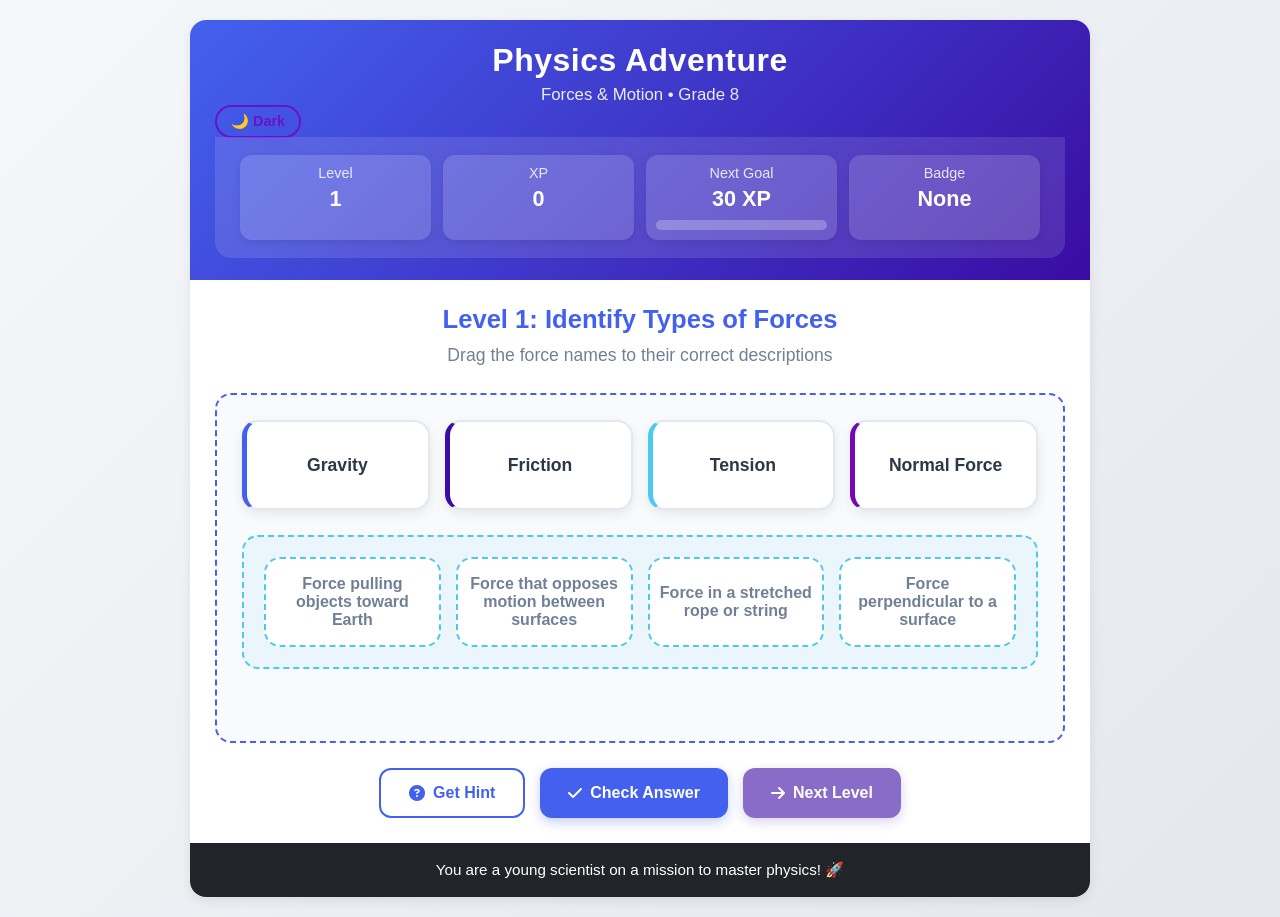
<file: phy.html>
<!DOCTYPE html>
<html lang="en">
<head>
    <meta charset="UTF-8">
    <meta name="viewport" content="width=device-width, initial-scale=1.0">
    <title>Physics Adventure: Forces & Motion</title>
    <link rel="stylesheet" href="https://cdnjs.cloudflare.com/ajax/libs/font-awesome/6.1.1/css/all.min.css">
    <style>
        /* Modern color scheme */
        :root {
            --primary: #4361ee;
            --secondary: #3a0ca3;
            --accent: #4cc9f0;
            --light: #f8f9fa;
            --dark: #212529;
            --success: #4bb543;
            --warning: #ff9505;
            --danger: #ff3b30;
            --card-bg: #ffffff;
            --text-primary: #2d3748;
            --text-secondary: #718096;
            --shadow: 0 4px 12px rgba(0, 0, 0, 0.08);
            --border-radius: 16px;
        }

        * {
            box-sizing: border-box;
            margin: 0;
            padding: 0;
            font-family: 'Segoe UI', Tahoma, Geneva, Verdana, sans-serif;
        }

        body {
            background: linear-gradient(135deg, #f5f7fa, #e4e7ec);
            color: var(--text-primary);
            min-height: 100vh;
            display: flex;
            justify-content: center;
            align-items: center;
            padding: 20px;
        }

        .game-container {
            width: 100%;
            max-width: 900px;
            background: var(--card-bg);
            border-radius: var(--border-radius);
            box-shadow: var(--shadow);
            overflow: hidden;
            position: relative;
        }

        header {
            background: linear-gradient(135deg, var(--primary), var(--secondary));
            color: white;
            padding: 22px 25px;
            text-align: center;
            position: relative;
            z-index: 1;
        }

        .header-content {
            display: flex;
            flex-direction: column;
            align-items: center;
        }

        header h1 {
            font-size: 2rem;
            margin-bottom: 6px;
            font-weight: 700;
            letter-spacing: 0.5px;
        }

        header p {
            font-size: 1.05rem;
            opacity: 0.9;
            max-width: 500px;
        }

        .dashboard {
            display: grid;
            grid-template-columns: repeat(auto-fit, minmax(180px, 1fr));
            gap: 12px;
            background: rgba(255, 255, 255, 0.12);
            backdrop-filter: blur(10px);
            padding: 18px 25px;
            color: white;
            border-radius: 0 0 var(--border-radius) var(--border-radius);
            margin-top: -1px;
        }

        .dashboard-item {
            display: flex;
            flex-direction: column;
            align-items: center;
            padding: 10px;
            background: rgba(255, 255, 255, 0.15);
            border-radius: 12px;
            box-shadow: 0 2px 8px rgba(0, 0, 0, 0.1);
        }

        .dashboard-label {
            font-size: 0.9rem;
            opacity: 0.85;
            margin-bottom: 5px;
        }

        .dashboard-value {
            font-size: 1.35rem;
            font-weight: bold;
        }

        .progress-container {
            width: 100%;
            background: rgba(255, 255, 255, 0.25);
            height: 10px;
            border-radius: 20px;
            margin-top: 8px;
            overflow: hidden;
        }

        .progress-bar {
            height: 100%;
            background: var(--accent);
            border-radius: 20px;
            transition: width 0.6s ease;
            box-shadow: 0 0 10px rgba(76, 201, 240, 0.5);
        }

        main {
            padding: 25px;
            background: white;
        }

        .level-header {
            text-align: center;
            margin-bottom: 25px;
        }

        .level-title {
            font-size: 1.6rem;
            margin-bottom: 8px;
            color: var(--primary);
            font-weight: 700;
        }

        .level-description {
            font-size: 1.1rem;
            color: var(--text-secondary);
            max-width: 600px;
            margin: 0 auto;
            line-height: 1.5;
        }

        .game-area {
            min-height: 350px;
            border: 2px dashed var(--primary);
            border-radius: var(--border-radius);
            padding: 25px;
            margin-bottom: 25px;
            background: #f8fafc;
        }

        .puzzle-container {
            display: grid;
            grid-template-columns: repeat(auto-fit, minmax(130px, 1fr));
            gap: 15px;
            justify-content: center;
            margin-bottom: 25px;
        }

        .puzzle-piece {
            background: white;
            color: var(--text-primary);
            border-radius: var(--border-radius);
            display: flex;
            justify-content: center;
            align-items: center;
            font-weight: 600;
            font-size: 1.1rem;
            cursor: grab;
            user-select: none;
            transition: all 0.3s ease;
            box-shadow: var(--shadow);
            padding: 18px 12px;
            text-align: center;
            min-height: 90px;
            border: 2px solid #e2e8f0;
        }

        .puzzle-piece:active {
            cursor: grabbing;
            transform: scale(0.98);
        }

        .drop-zone {
            display: grid;
            grid-template-columns: repeat(auto-fit, minmax(150px, 1fr));
            gap: 15px;
            justify-content: center;
            min-height: 130px;
            border: 2px dashed var(--accent);
            border-radius: var(--border-radius);
            padding: 20px;
            background: rgba(76, 201, 240, 0.08);
        }

        .drop-slot {
            background: white;
            border: 2px dashed var(--accent);
            border-radius: var(--border-radius);
            display: flex;
            justify-content: center;
            align-items: center;
            font-weight: 600;
            color: var(--text-secondary);
            text-align: center;
            padding: 15px 10px;
            min-height: 90px;
            transition: all 0.3s ease;
        }

        .drop-slot.filled {
            border-style: solid;
            background: rgba(67, 97, 238, 0.1);
            color: var(--primary);
        }

        .hint-container {
            background: #fff9e6;
            border-left: 4px solid var(--warning);
            padding: 18px;
            border-radius: var(--border-radius);
            margin-top: 20px;
            display: none;
        }

        .hint-title {
            font-weight: bold;
            color: var(--warning);
            margin-bottom: 10px;
            display: flex;
            align-items: center;
            gap: 8px;
        }

        .actions {
            display: flex;
            justify-content: center;
            gap: 15px;
            margin-top: 25px;
        }

        button {
            padding: 14px 28px;
            border: none;
            border-radius: 12px;
            font-weight: 600;
            cursor: pointer;
            transition: all 0.2s ease;
            font-size: 1rem;
            display: flex;
            align-items: center;
            gap: 8px;
        }

        .btn-primary {
            background: var(--primary);
            color: white;
            box-shadow: 0 4px 12px rgba(67, 97, 238, 0.3);
        }

        .btn-primary:hover {
            background: #3651d3;
            transform: translateY(-2px);
            box-shadow: 0 6px 15px rgba(67, 97, 238, 0.4);
        }

        .btn-secondary {
            background: var(--secondary);
            color: white;
            box-shadow: 0 4px 12px rgba(58, 12, 163, 0.3);
        }

        .btn-secondary:hover {
            background: #2f0a8a;
            transform: translateY(-2px);
            box-shadow: 0 6px 15px rgba(58, 12, 163, 0.4);
        }

        .btn-outline {
            background: transparent;
            border: 2px solid var(--primary);
            color: var(--primary);
        }

        .btn-outline:hover {
            background: rgba(67, 97, 238, 0.1);
        }

        button:disabled {
            opacity: 0.6;
            cursor: not-allowed;
            transform: none;
        }

        .level-up-screen {
            position: fixed;
            top: 0;
            left: 0;
            width: 100%;
            height: 100%;
            background: rgba(67, 97, 238, 0.95);
            display: flex;
            flex-direction: column;
            justify-content: center;
            align-items: center;
            color: white;
            z-index: 100;
            opacity: 0;
            pointer-events: none;
            transition: opacity 0.5s ease;
        }

        .level-up-screen.show {
            opacity: 1;
            pointer-events: all;
        }

        .level-up-content {
            background: white;
            color: var(--text-primary);
            padding: 35px;
            border-radius: var(--border-radius);
            text-align: center;
            max-width: 500px;
            width: 90%;
            box-shadow: 0 20px 40px rgba(0, 0, 0, 0.2);
        }

        .level-up-title {
            font-size: 2.3rem;
            color: var(--primary);
            margin-bottom: 15px;
            font-weight: 700;
        }

        .level-up-badge {
            font-size: 1.2rem;
            color: var(--accent);
            margin: 15px 0;
            font-weight: bold;
        }

        .badge-icon {
            font-size: 3.5rem;
            margin: 20px 0;
            color: var(--secondary);
        }

        .confetti {
            position: absolute;
            width: 12px;
            height: 12px;
            background: var(--accent);
            opacity: 0.8;
            border-radius: 50%;
        }

        footer {
            background: var(--dark);
            color: white;
            text-align: center;
            padding: 18px;
            font-size: 0.95rem;
        }

        /* Responsive Design */
        @media (max-width: 768px) {
            .dashboard {
                grid-template-columns: 1fr 1fr;
            }
            
            .puzzle-container, .drop-zone {
                grid-template-columns: 1fr 1fr;
            }
            
            .level-title {
                font-size: 1.4rem;
            }
            
            .game-area {
                padding: 15px;
            }
        }

        @media (max-width: 480px) {
            body {
                padding: 10px;
            }
            
            header h1 {
                font-size: 1.7rem;
            }
            
            .dashboard {
                grid-template-columns: 1fr;
                gap: 10px;
            }
            
            .game-area {
                padding: 12px;
            }
            
            .puzzle-container, .drop-zone {
                grid-template-columns: 1fr;
            }
            
            .actions {
                flex-direction: column;
            }
            
            button {
                width: 100%;
                justify-content: center;
            }
        }
        /* Dark Mode */
body.dark {
  background: linear-gradient(135deg, #0f0c29 0%, #1a1a2e 100%) !important;
  color: #f0f0f0 !important;
}
body.dark .navbar, body.dark header, body.dark nav {
  background: rgba(20, 20, 30, 0.95) !important;
}
body.dark .card, body.dark .panel, body.dark .box,
body.dark section, body.dark .container, body.dark .content {
  background: rgba(30, 30, 50, 0.95) !important;
  color: #f0f0f0 !important;
}
body.dark input, body.dark textarea, body.dark select {
  background: #1e1e30 !important;
  color: #f0f0f0 !important;
  border-color: #444 !important;
}
body.dark h1, body.dark h2, body.dark h3,
body.dark h4, body.dark p, body.dark span,
body.dark li, body.dark small { color: #f0f0f0 !important; }
body.dark a { color: #a78bfa !important; }

.dark-toggle {
  background: none;
  border: 2px solid #6A11CB;
  border-radius: 50px;
  padding: 6px 14px;
  cursor: pointer;
  font-size: 0.9rem;
  color: #6A11CB;
  transition: all 0.3s ease;
}
.dark-toggle:hover { background: #6A11CB; color: white; }
    </style>
</head>
<body>
    <div class="game-container">
        <header>
            <div class="header-content">
                <h1>Physics Adventure</h1>
                <p>Forces & Motion • Grade 8</p>
            </div>
            <button class="dark-toggle" onclick="toggleDarkMode()" id="darkBtn">🌙 Dark</button>
            
            <div class="dashboard">
                <div class="dashboard-item">
                    <span class="dashboard-label">Level</span>
                    <div class="dashboard-value" id="level-display">1</div>
                </div>
                <div class="dashboard-item">
                    <span class="dashboard-label">XP</span>
                    <div class="dashboard-value" id="xp-display">0</div>
                </div>
                <div class="dashboard-item">
                    <span class="dashboard-label">Next Goal</span>
                    <div class="dashboard-value" id="next-goal">50 XP</div>
                    <div class="progress-container">
                        <div class="progress-bar" id="progress-bar" style="width: 0%"></div>
                    </div>
                </div>
                <div class="dashboard-item">
                    <span class="dashboard-label">Badge</span>
                    <div class="dashboard-value" id="badge-display">None</div>
                </div>
            </div>
        </header>
        
        <main>
            <div class="level-header">
                <h2 class="level-title" id="level-title">Level 1: Identify Types of Forces</h2>
                <p class="level-description" id="level-description">Drag the force names to their correct descriptions</p>
            </div>
            
            <div class="game-area" id="game-area">
                <!-- Game content will be dynamically loaded here -->
            </div>
            
            <div class="hint-container" id="hint-box">
                <div class="hint-title"><i class="fas fa-lightbulb"></i> Hint:</div>
                <div id="hint-text"></div>
            </div>
            
            <div class="actions">
                <button class="btn-outline" id="hint-btn"><i class="fas fa-question-circle"></i> Get Hint</button>
                <button class="btn-primary" id="check-btn"><i class="fas fa-check"></i> Check Answer</button>
                <button class="btn-secondary" id="next-btn" disabled><i class="fas fa-arrow-right"></i> Next Level</button>
            </div>
        </main>
        
        <footer>
            <p>You are a young scientist on a mission to master physics! 🚀</p>
        </footer>
    </div>
    
    <div class="level-up-screen" id="level-up-screen">
        <div class="level-up-content">
            <h2 class="level-up-title">Level Complete!</h2>
            <p>You've earned <span id="earned-xp">0</span> XP</p>
            <div class="badge-icon" id="badge-icon">⭐</div>
            <div class="level-up-badge" id="level-up-badge">No new badge</div>
            <button class="btn-primary" id="continue-btn"><i class="fas fa-play"></i> Continue</button>
        </div>
    </div>

    <script>
        // Physics educational game with improved UI/UX
        const gameState = {
            currentLevel: 1,
            xp: 0,
            badges: [],
            levels: [
                {
                    title: "Level 1: Identify Types of Forces",
                    description: "Drag the force names to their correct descriptions",
                    type: "drag-drop",
                    pieces: [
                        { id: "gravity", text: "Gravity", color: "#4361ee" },
                        { id: "friction", text: "Friction", color: "#3a0ca3" },
                        { id: "tension", text: "Tension", color: "#4cc9f0" },
                        { id: "normal", text: "Normal Force", color: "#7209b7" }
                    ],
                    slots: [
                        { id: "desc1", text: "Force pulling objects toward Earth" },
                        { id: "desc2", text: "Force that opposes motion between surfaces" },
                        { id: "desc3", text: "Force in a stretched rope or string" },
                        { id: "desc4", text: "Force perpendicular to a surface" }
                    ],
                    correctMatches: {
                        "gravity": "desc1",
                        "friction": "desc2",
                        "tension": "desc3",
                        "normal": "desc4"
                    },
                    hint: "Gravity pulls objects downward, friction opposes motion, tension occurs in ropes and strings, and normal force is perpendicular to surfaces.",
                    xpReward: 10
                },
                {
                    title: "Level 2: Force Vectors",
                    description: "Match the force arrows with their correct descriptions",
                    type: "drag-drop",
                    pieces: [
                        { id: "arrow-down", text: "↓", color: "#4361ee" },
                        { id: "arrow-left", text: "←", color: "#3a0ca3" },
                        { id: "arrow-right", text: "→", color: "#4cc9f0" },
                        { id: "arrow-up", text: "↑", color: "#7209b7" }
                    ],
                    slots: [
                        { id: "gravity-dir", text: "Direction of gravity" },
                        { id: "friction-dir", text: "Direction of friction" },
                        { id: "applied-dir", text: "Direction of applied force" },
                        { id: "normal-dir", text: "Direction of normal force" }
                    ],
                    correctMatches: {
                        "arrow-down": "gravity-dir",
                        "arrow-left": "friction-dir",
                        "arrow-right": "applied-dir",
                        "arrow-up": "normal-dir"
                    },
                    hint: "Gravity acts downward, friction opposes motion, applied force is the direction of push/pull, and normal force is perpendicular to the surface.",
                    xpReward: 15
                },
                {
                    title: "Level 3: Newton's Laws",
                    description: "Match the physics law to its correct description",
                    type: "drag-drop",
                    pieces: [
                        { id: "law1", text: "Newton's 1st Law", color: "#4361ee" },
                        { id: "law2", text: "Newton's 2nd Law", color: "#3a0ca3" },
                        { id: "law3", text: "Newton's 3rd Law", color: "#4cc9f0" }
                    ],
                    slots: [
                        { id: "law1-desc", text: "An object at rest stays at rest unless acted upon" },
                        { id: "law2-desc", text: "Force equals mass times acceleration (F=ma)" },
                        { id: "law3-desc", text: "For every action there is an equal opposite reaction" }
                    ],
                    correctMatches: {
                        "law1": "law1-desc",
                        "law2": "law2-desc",
                        "law3": "law3-desc"
                    },
                    hint: "1st Law: Inertia, 2nd Law: F=ma, 3rd Law: Action-Reaction pairs.",
                    xpReward: 20
                },
                {
                    title: "Level 4: Calculate Net Force",
                    description: "Drag the correct net force for each scenario",
                    type: "drag-drop",
                    pieces: [
                        { id: "force1", text: "5N Right", color: "#4361ee" },
                        { id: "force2", text: "0N", color: "#3a0ca3" },
                        { id: "force3", text: "2N Left", color: "#4cc9f0" },
                        { id: "force4", text: "10N Right", color: "#7209b7" }
                    ],
                    slots: [
                        { id: "scenario1", text: "3N left + 2N right" },
                        { id: "scenario2", text: "5N left + 5N right" },
                        { id: "scenario3", text: "6N left + 4N right" },
                        { id: "scenario4", text: "8N right + 2N right" }
                    ],
                    correctMatches: {
                        "force1": "scenario3",
                        "force2": "scenario2",
                        "force3": "scenario1",
                        "force4": "scenario4"
                    },
                    hint: "To find net force, subtract opposing forces and keep the direction of the larger force.",
                    xpReward: 25
                },
                {
                    title: "Level 5: Motion Graphs",
                    description: "Match the graphs with their descriptions",
                    type: "drag-drop",
                    pieces: [
                        { id: "graph1", text: "Constant Speed", color: "#4361ee" },
                        { id: "graph2", text: "Acceleration", color: "#3a0ca3" },
                        { id: "graph3", text: "At Rest", color: "#4cc9f0" },
                        { id: "graph4", text: "Deceleration", color: "#7209b7" }
                    ],
                    slots: [
                        { id: "desc-a", text: "Straight diagonal line on distance-time graph" },
                        { id: "desc-b", text: "Curved line on distance-time graph" },
                        { id: "desc-c", text: "Flat horizontal line on distance-time graph" },
                        { id: "desc-d", text: "Decreasing slope on distance-time graph" }
                    ],
                    correctMatches: {
                        "graph1": "desc-a",
                        "graph2": "desc-b",
                        "graph3": "desc-c",
                        "graph4": "desc-d"
                    },
                    hint: "Constant speed shows as straight line, acceleration as curved line, at rest as flat line, and deceleration as decreasing slope.",
                    xpReward: 30
                },
                {
                    title: "Level 6: Friction Types",
                    description: "Identify the type of friction in each scenario",
                    type: "drag-drop",
                    pieces: [
                        { id: "static", text: "Static", color: "#4361ee" },
                        { id: "sliding", text: "Sliding", color: "#3a0ca3" },
                        { id: "rolling", text: "Rolling", color: "#4cc9f0" },
                        { id: "fluid", text: "Fluid", color: "#7209b7" }
                    ],
                    slots: [
                        { id: "scenario-a", text: "Pushing a heavy box that doesn't move" },
                        { id: "scenario-b", text: "Sliding a book across a table" },
                        { id: "scenario-c", text: "Riding a bicycle" },
                        { id: "scenario-d", text: "Swimming through water" }
                    ],
                    correctMatches: {
                        "static": "scenario-a",
                        "sliding": "scenario-b",
                        "rolling": "scenario-c",
                        "fluid": "scenario-d"
                    },
                    hint: "Static friction prevents motion, sliding friction opposes sliding motion, rolling friction affects rolling objects, and fluid friction occurs in liquids/gases.",
                    xpReward: 40
                }
            ],
            badges: [
                { name: "Beginner Scientist", xp: 30, icon: "🔬" },
                { name: "Force Explorer", xp: 70, icon: "⚡" },
                { name: "Motion Master", xp: 120, icon: "🚀" },
                { name: "Equation Expert", xp: 180, icon: "📊" },
                { name: "Physics Prodigy", xp: 250, icon: "🌟" }
            ]
        };

        // DOM elements
        const levelDisplay = document.getElementById('level-display');
        const xpDisplay = document.getElementById('xp-display');
        const nextGoal = document.getElementById('next-goal');
        const progressBar = document.getElementById('progress-bar');
        const badgeDisplay = document.getElementById('badge-display');
        const levelTitle = document.getElementById('level-title');
        const levelDescription = document.getElementById('level-description');
        const gameArea = document.getElementById('game-area');
        const hintBox = document.getElementById('hint-box');
        const hintText = document.getElementById('hint-text');
        const hintBtn = document.getElementById('hint-btn');
        const checkBtn = document.getElementById('check-btn');
        const nextBtn = document.getElementById('next-btn');
        const levelUpScreen = document.getElementById('level-up-screen');
        const earnedXp = document.getElementById('earned-xp');
        const badgeIcon = document.getElementById('badge-icon');
        const levelUpBadge = document.getElementById('level-up-badge');
        const continueBtn = document.getElementById('continue-btn');

        // Initialize game
        function initGame() {
            loadGameState();
            loadLevel(gameState.currentLevel);
            updateDashboard();
            
            // Event listeners
            hintBtn.addEventListener('click', showHint);
            checkBtn.addEventListener('click', checkAnswer);
            nextBtn.addEventListener('click', nextLevel);
            continueBtn.addEventListener('click', hideLevelUpScreen);
        }

        // Load game state from localStorage
        function loadGameState() {
            const savedState = localStorage.getItem('physicsAdventureState');
            if (savedState) {
                const parsedState = JSON.parse(savedState);
                gameState.currentLevel = parsedState.currentLevel || 1;
                gameState.xp = parsedState.xp || 0;
                gameState.badges = parsedState.badges || [];
            }
        }

        // Save game state to localStorage
        function saveGameState() {
            localStorage.setItem('physicsAdventureState', JSON.stringify({
                currentLevel: gameState.currentLevel,
                xp: gameState.xp,
                badges: gameState.badges
            }));
        }

        // Update dashboard with current state
        function updateDashboard() {
            levelDisplay.textContent = gameState.currentLevel;
            xpDisplay.textContent = gameState.xp;
            
            // Find next badge goal
            const nextBadge = gameState.badges.find(badge => badge.xp > gameState.xp) || 
                             gameState.badges[gameState.badges.length - 1];
            
            if (nextBadge) {
                nextGoal.textContent = `${nextBadge.xp} XP`;
                const progressPercent = Math.min(100, (gameState.xp / nextBadge.xp) * 100);
                progressBar.style.width = `${progressPercent}%`;
            }
            
            // Display highest badge earned
            const earnedBadges = gameState.badges.filter(badge => badge.xp <= gameState.xp);
            if (earnedBadges.length > 0) {
                const highestBadge = earnedBadges[earnedBadges.length - 1];
                badgeDisplay.textContent = highestBadge.name;
            } else {
                badgeDisplay.textContent = "None";
            }
        }

        // Load a specific level
        function loadLevel(levelNumber) {
            const levelIndex = levelNumber - 1;
            if (levelIndex >= gameState.levels.length) {
                // Game completed
                gameArea.innerHTML = `
                    <div style="text-align: center; padding: 40px;">
                        <h2 style="color: var(--primary); margin-bottom: 20px;">Congratulations!</h2>
                        <p style="font-size: 1.2rem; margin-bottom: 20px;">You've completed all levels and mastered Forces & Motion!</p>
                        <div style="font-size: 3rem; margin: 20px 0;">🏆</div>
                        <p style="font-size: 1.1rem;">Total XP: ${gameState.xp}</p>
                    </div>
                `;
                checkBtn.disabled = true;
                nextBtn.disabled = true;
                hintBtn.disabled = true;
                return;
            }
            
            const level = gameState.levels[levelIndex];
            levelTitle.textContent = level.title;
            levelDescription.textContent = level.description;
            
            // Load level content based on type
            if (level.type === 'drag-drop') {
                loadDragDropLevel(level);
            } else if (level.type === 'sequence') {
                loadSequenceLevel(level);
            }
            
            // Reset hint and buttons
            hintBox.style.display = 'none';
            checkBtn.disabled = false;
            nextBtn.disabled = true;
        }

        // Load a drag-and-drop level
        function loadDragDropLevel(level) {
            gameArea.innerHTML = `
                <div class="puzzle-container" id="puzzle-container">
                    ${level.pieces.map(piece => `
                        <div class="puzzle-piece" data-id="${piece.id}" 
                             style="border-left: 5px solid ${piece.color}" draggable="true">
                            ${piece.text}
                        </div>
                    `).join('')}
                </div>
                <div class="drop-zone" id="drop-zone">
                    ${level.slots.map(slot => `
                        <div class="drop-slot" data-id="${slot.id}">
                            ${slot.text}
                        </div>
                    `).join('')}
                </div>
            `;
            
            // Set up drag and drop functionality
            const pieces = document.querySelectorAll('.puzzle-piece');
            const slots = document.querySelectorAll('.drop-slot');
            
            pieces.forEach(piece => {
                piece.addEventListener('dragstart', dragStart);
            });
            
            slots.forEach(slot => {
                slot.addEventListener('dragover', dragOver);
                slot.addEventListener('drop', drop);
            });
        }

        // Drag and drop functions
        function dragStart(e) {
            e.dataTransfer.setData('text/plain', e.target.dataset.id);
            setTimeout(() => {
                e.target.classList.add('dragging');
            }, 0);
        }

        function dragOver(e) {
            e.preventDefault();
        }

        function drop(e) {
            e.preventDefault();
            const id = e.dataTransfer.getData('text/plain');
            const draggable = document.querySelector(`[data-id="${id}"]`);
            
            // Only allow dropping on empty slots
            if (e.target.classList.contains('drop-slot') && e.target.children.length === 0) {
                e.target.appendChild(draggable);
                e.target.classList.add('filled');
                draggable.classList.remove('dragging');
                
                // Play drop sound
                playSound('drop');
            }
        }

        // Show hint for current level
        function showHint() {
            const levelIndex = gameState.currentLevel - 1;
            hintText.textContent = gameState.levels[levelIndex].hint;
            hintBox.style.display = 'block';
            
            // Play sound
            playSound('hint');
        }

        // Check if the answer is correct
        function checkAnswer() {
            const levelIndex = gameState.currentLevel - 1;
            const level = gameState.levels[levelIndex];
            let isCorrect = false;
            
            if (level.type === 'drag-drop') {
                isCorrect = checkDragDropAnswer(level);
            }
            
            if (isCorrect) {
                // Correct answer
                playSound('correct');
                levelComplete(level.xpReward);
            } else {
                // Incorrect answer
                playSound('wrong');
                alert('Not quite right. Try again or use the hint button for help!');
            }
        }

        // Check drag and drop answer
        function checkDragDropAnswer(level) {
            const slots = document.querySelectorAll('.drop-slot');
            let allCorrect = true;
            
            for (const slot of slots) {
                const piece = slot.querySelector('.puzzle-piece');
                if (!piece) {
                    allCorrect = false;
                    continue;
                }
                
                const pieceId = piece.dataset.id;
                const slotId = slot.dataset.id;
                
                if (level.correctMatches[pieceId] !== slotId) {
                    allCorrect = false;
                }
            }
            
            return allCorrect;
        }

        // Handle level completion
        function levelComplete(xpEarned) {
            gameState.xp += xpEarned;
            
            // Check for new badges
            const newBadges = gameState.badges.filter(badge => 
                badge.xp <= gameState.xp && !gameState.badges.includes(badge)
            );
            
            // Show level up screen
            earnedXp.textContent = xpEarned;
            
            if (newBadges.length > 0) {
                badgeIcon.textContent = newBadges[0].icon;
                levelUpBadge.textContent = `New Badge: ${newBadges[0].name}`;
                gameState.badges.push(...newBadges);
            } else {
                badgeIcon.textContent = "⭐";
                levelUpBadge.textContent = "No new badge";
            }
            
            levelUpScreen.classList.add('show');
            
            // Play level up sound
            playSound('levelup');
            
            // Enable next level button
            nextBtn.disabled = false;
            
            // Save game state
            saveGameState();
            updateDashboard();
        }

        // Move to next level
        function nextLevel() {
            gameState.currentLevel++;
            saveGameState();
            loadLevel(gameState.currentLevel);
        }

        // Hide level up screen
        function hideLevelUpScreen() {
            levelUpScreen.classList.remove('show');
        }

        // Play sound effects
        function playSound(type) {
            // Simple beep sounds using the Web Audio API
            try {
                const audioContext = new (window.AudioContext || window.webkitAudioContext)();
                const oscillator = audioContext.createOscillator();
                const gainNode = audioContext.createGain();
                
                oscillator.connect(gainNode);
                gainNode.connect(audioContext.destination);
                
                switch(type) {
                    case 'correct':
                        oscillator.frequency.setValueAtTime(523.25, audioContext.currentTime); // C5
                        gainNode.gain.setValueAtTime(0.5, audioContext.currentTime);
                        break;
                    case 'wrong':
                        oscillator.frequency.setValueAtTime(349.23, audioContext.currentTime); // F4
                        gainNode.gain.setValueAtTime(0.5, audioContext.currentTime);
                        break;
                    case 'levelup':
                        oscillator.frequency.setValueAtTime(659.25, audioContext.currentTime); // E5
                        gainNode.gain.setValueAtTime(0.7, audioContext.currentTime);
                        break;
                    case 'drop':
                        oscillator.frequency.setValueAtTime(392.00, audioContext.currentTime); // G4
                        gainNode.gain.setValueAtTime(0.3, audioContext.currentTime);
                        break;
                    case 'hint':
                        oscillator.frequency.setValueAtTime(783.99, audioContext.currentTime); // G5
                        gainNode.gain.setValueAtTime(0.4, audioContext.currentTime);
                        break;
                }
                
                oscillator.start();
                oscillator.stop(audioContext.currentTime + 0.3);
            } catch (e) {
                // Browser doesn't support Web Audio API
                console.log("Audio not supported");
            }
        }

        // Initialize the game when the page loads
        window.addEventListener('load', initGame);
         </script>
        <script>
function toggleDarkMode() {
  document.body.classList.toggle('dark');
  const isDark = document.body.classList.contains('dark');
  localStorage.setItem('darkMode', isDark);
  document.getElementById('darkBtn').textContent = isDark ? '☀️ Light' : '🌙 Dark';
}
if (localStorage.getItem('darkMode') === 'true') {
  document.body.classList.add('dark');
  document.getElementById('darkBtn').textContent = '☀️ Light';
}

    </script>
</body>
</html>
</file>
